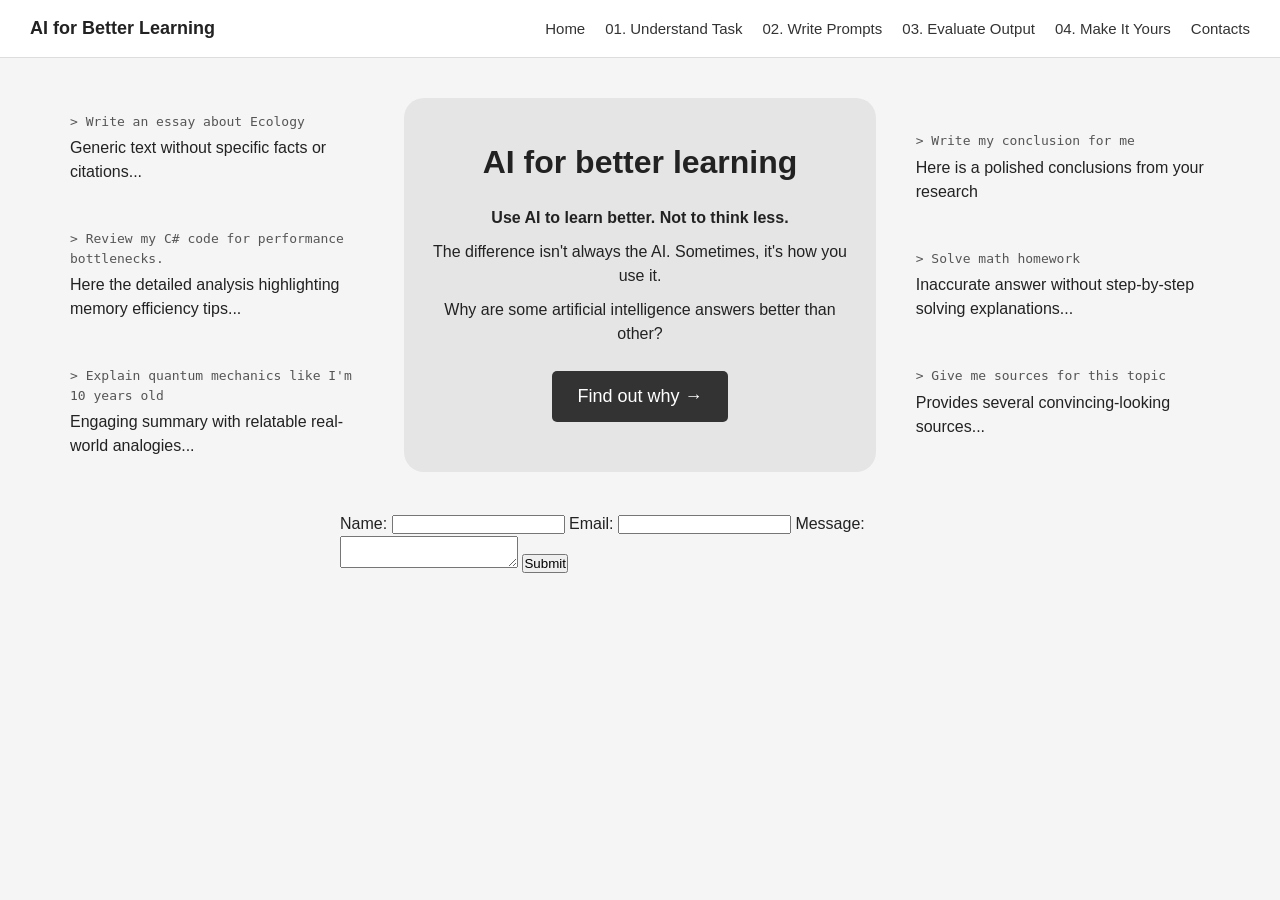
<file: My project/index.html>
<!doctype html>
<html lang="en">
  <head>
    <meta charset="utf-8" />
    <title>AI for Better Learning</title>
    <link rel="stylesheet" href="css/style.css" />
  </head>
  <body>
    <header>
      <nav>
        <p class="logo">AI for Better Learning</p>
        <ul>
          <li><a href="index.html">Home</a></li>
          <li><a href="understand.html">01. Understand Task</a></li>
          <li><a href="prompts.html">02. Write Prompts</a></li>
          <li><a href="evaluate.html">03. Evaluate Output</a></li>
          <li><a href="make-it-yours.html">04. Make It Yours</a></li>
          <li><a href="contact.html">Contacts</a></li>
        </ul>
      </nav>
    </header>

    <main>
      <section class="main-layout">
        <!-- Left column text blocks -->
        <aside class="side-column">
          <article class="text-block">
            <p class="prompt-text">&gt; Write an essay about Ecology</p>
            <p>Generic text without specific facts or citations...</p>
          </article>

          <article class="text-block">
            <p class="prompt-text">
              &gt; Review my C# code for performance bottlenecks.
            </p>
            <p>
              Here the detailed analysis highlighting memory efficiency tips...
            </p>
          </article>

          <article class="text-block">
            <p class="prompt-text">
              &gt; Explain quantum mechanics like I'm 10 years old
            </p>
            <p>Engaging summary with relatable real-world analogies...</p>
          </article>
        </aside>

        <!-- Central banner section -->
        <section class="center-block">
          <h1>AI for better learning</h1>
          <p class="sub-title">Use AI to learn better. Not to think less.</p>
          <p>
            The difference isn't always the AI. Sometimes, it's how you use it.
          </p>
          <p>Why are some artificial intelligence answers better than other?</p>

          <p class="cta-wrapper">
            <a href="understand.html" class="btn">Find out why &rarr;</a>
          </p>
        </section>

        <!-- Right column text blocks -->
        <aside class="side-column">
          <article class="text-block">
            <p class="prompt-text">&gt; Write my conclusion for me</p>
            <p>Here is a polished conclusions from your research</p>
          </article>

          <article class="text-block">
            <p class="prompt-text">&gt; Solve math homework</p>
            <p>
              Inaccurate answer without step-by-step solving explanations...
            </p>
          </article>

          <article class="text-block">
            <p class="prompt-text">&gt; Give me sources for this topic</p>
            <p>Provides several convincing-looking sources...</p>
          </article>
        </aside>
      </section>
    </main>

    <form
      action="http://next-app-router-playground-kohl.vercel.app/api/contact"
      method="POST"
    >
      <label for="name">Name:</label>
      <input type="text" id="name" name="name" required />
      <label for="email">Email:</label>
      <input type="email" id="email" name="email" required />
      <label for="message">Message:</label>
      <textarea id="message" name="message" required></textarea>
      <button type="submit">Submit</button>
    </form>
  </body>
</html>
</file>
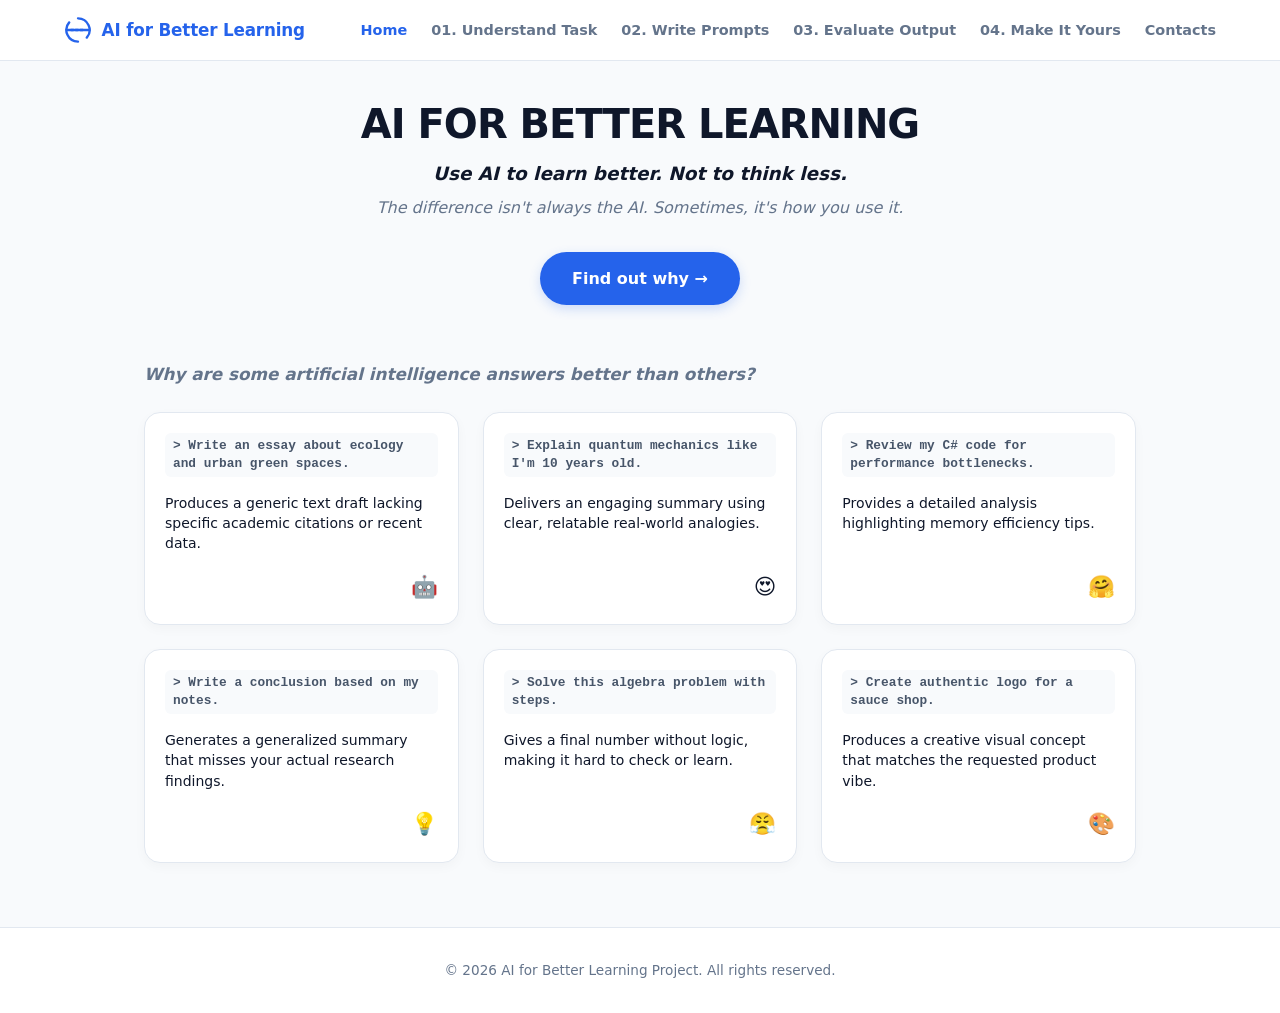
<file: My Web Design and Markup project/index.html>
<!doctype html>
<html lang="en">
  <head>
    <meta charset="utf-8" />
    <meta name="viewport" content="width=device-width, initial-scale=1.0" />
    <title>AI for Better Learning — Home</title>
    <meta
      name="description"
      content="Learn how to use AI responsibly as a student learning assistant without replacing critical thinking."
    />
    <link rel="stylesheet" href="css/style.css" />
  </head>
  <body>
    <!-- Accessibility Skip Link -->
    <a href="#main-content" class="skip-link">Skip to main content</a>

    <!-- Header & Navigation -->
    <header class="site-header">
      <nav class="main-nav" aria-label="Main Navigation">
        <!-- Logo with Brain + Bridge concept -->
        <a href="index.html" class="logo-container">
          <svg
            class="logo-icon"
            width="28"
            height="28"
            viewBox="0 0 24 24"
            fill="none"
            stroke="currentColor"
            stroke-width="2"
            stroke-linecap="round"
            stroke-linejoin="round"
            aria-hidden="true"
          >
            <path
              d="M12 2a10 10 0 0 1 7.54 16.54M2 12h20M12 22a10 10 0 0 1-7.54-16.54"
            />
            <path d="M6 12h12" stroke-dasharray="2 2" />
          </svg>
          <span class="logo-text">AI for Better Learning</span>
        </a>

        <ul class="nav-links">
          <li>
            <a href="index.html" class="active" aria-current="page">Home</a>
          </li>
          <li><a href="understand.html">01. Understand Task</a></li>
          <li><a href="prompts.html">02. Write Prompts</a></li>
          <li><a href="evaluate.html">03. Evaluate Output</a></li>
          <li><a href="make-it-yours.html">04. Make It Yours</a></li>
          <li><a href="contact.html">Contacts</a></li>
        </ul>
      </nav>
    </header>

    <!-- Main Content -->
    <main id="main-content" class="home-page">
      <!-- Top Hero Section -->
      <section class="hero-home-centered">
        <h1>AI FOR BETTER LEARNING</h1>
        <p class="hero-subtitle">Use AI to learn better. Not to think less.</p>
        <p class="hero-description">
          The difference isn't always the AI. Sometimes, it's how you use it.
        </p>

        <p class="hero-cta-wrapper">
          <a href="understand.html" class="btn-hero">Find out why &rarr;</a>
        </p>
      </section>

      <!-- Prompts Showcase Section (Strictly 3 Columns, 6 Cards) -->
      <section class="prompts-showcase-section">
        <h2 class="showcase-title">
          Why are some artificial intelligence answers better than others?
        </h2>

        <div class="prompts-grid-horizontal">
          <!-- Card 1 -->
          <article class="prompt-card">
            <header class="prompt-header">
              <code
                >&gt; Write an essay about ecology and urban green spaces.</code
              >
            </header>
            <p>
              Produces a generic text draft lacking specific academic citations
              or recent data.
            </p>
            <footer class="prompt-footer">
              <span class="emoji-badge" role="img" aria-label="Robot face"
                >🤖</span
              >
            </footer>
          </article>

          <!-- Card 2 -->
          <article class="prompt-card">
            <header class="prompt-header">
              <code>&gt; Explain quantum mechanics like I'm 10 years old.</code>
            </header>
            <p>
              Delivers an engaging summary using clear, relatable real-world
              analogies.
            </p>
            <footer class="prompt-footer">
              <span
                class="emoji-badge"
                role="img"
                aria-label="Smiling face with heart-eyes"
                >😍</span
              >
            </footer>
          </article>

          <!-- Card 3 -->
          <article class="prompt-card">
            <header class="prompt-header">
              <code>&gt; Review my C# code for performance bottlenecks.</code>
            </header>
            <p>
              Provides a detailed analysis highlighting memory efficiency tips.
            </p>
            <footer class="prompt-footer">
              <span
                class="emoji-badge"
                role="img"
                aria-label="Hugging face with hands"
                >🤗</span
              >
            </footer>
          </article>

          <!-- Card 4 -->
          <article class="prompt-card">
            <header class="prompt-header">
              <code>&gt; Write a conclusion based on my notes.</code>
            </header>
            <p>
              Generates a generalized summary that misses your actual research
              findings.
            </p>
            <footer class="prompt-footer">
              <span
                class="emoji-badge"
                role="img"
                aria-label="Nerd face with idea lightbulb"
                >💡</span
              >
            </footer>
          </article>

          <!-- Card 5 -->
          <article class="prompt-card">
            <header class="prompt-header">
              <code>&gt; Solve this algebra problem with steps.</code>
            </header>
            <p>
              Gives a final number without logic, making it hard to check or
              learn.
            </p>
            <footer class="prompt-footer">
              <span
                class="emoji-badge"
                role="img"
                aria-label="Angry face with steam"
                >😤</span
              >
            </footer>
          </article>

          <!-- Card 6 -->
          <article class="prompt-card">
            <header class="prompt-header">
              <code>&gt; Create authentic logo for a sauce shop.</code>
            </header>
            <p>
              Produces a creative visual concept that matches the requested
              product vibe.
            </p>
            <footer class="prompt-footer">
              <span
                class="emoji-badge"
                role="img"
                aria-label="Exploding head face"
                >🎨</span
              >
            </footer>
          </article>
        </div>
      </section>
    </main>

    <!-- Footer -->
    <footer class="site-footer">
      <p>&copy; 2026 AI for Better Learning Project. All rights reserved.</p>
    </footer>
  </body>
</html>
</file>
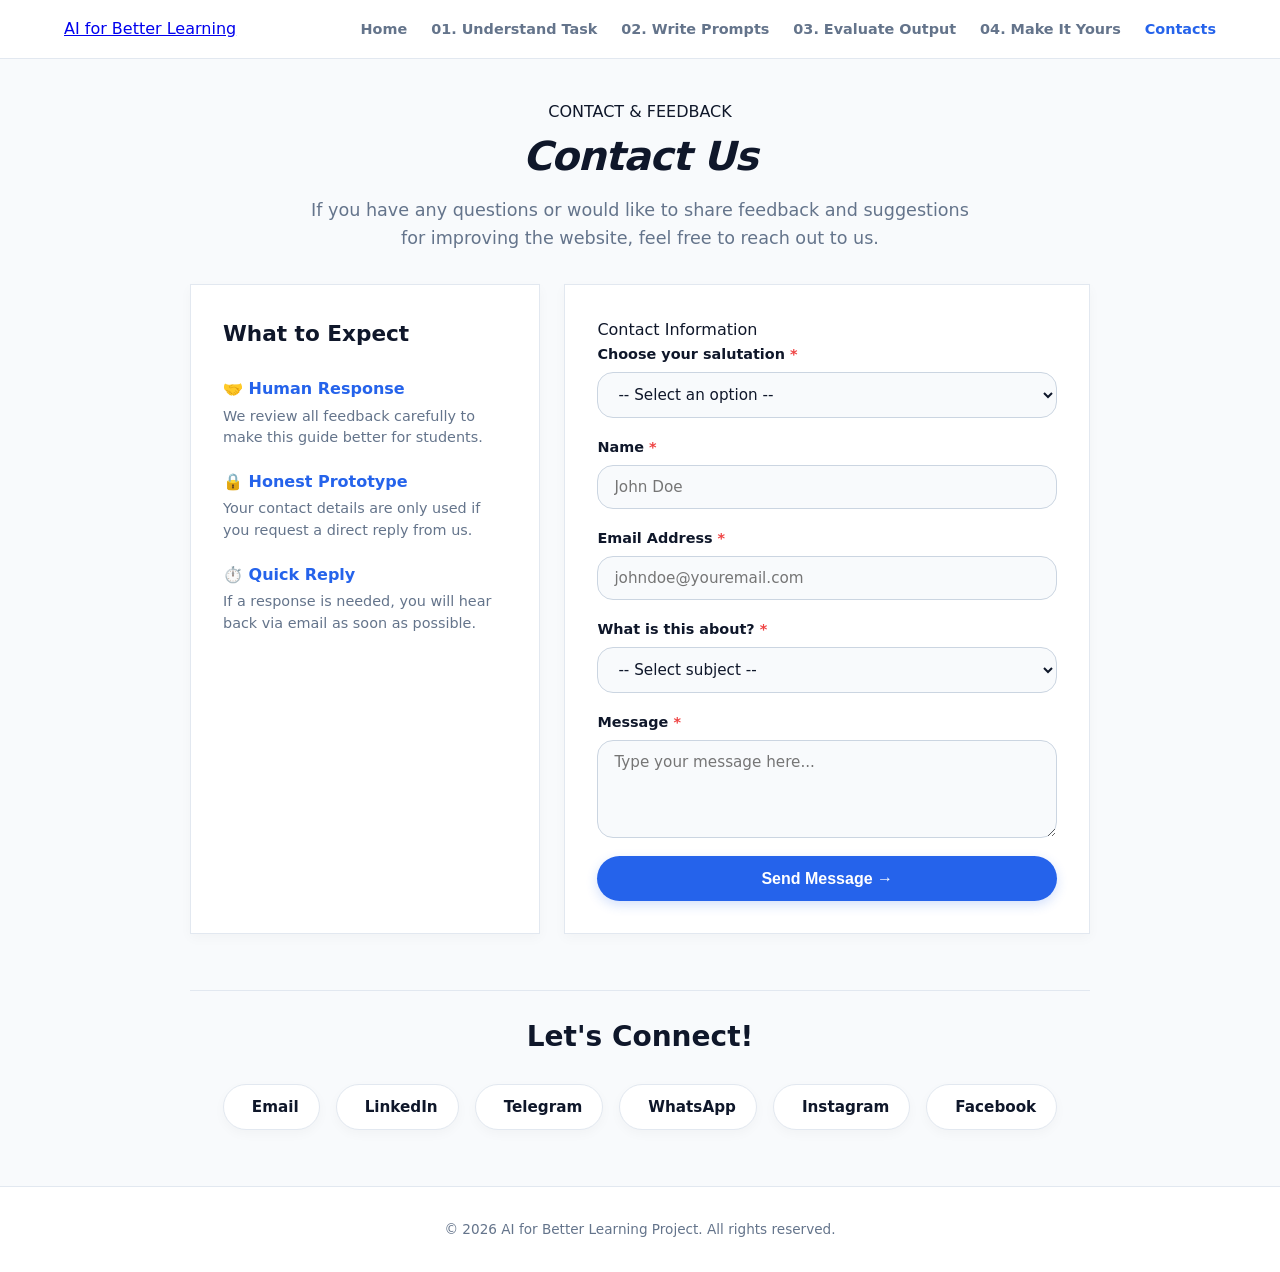
<file: My Web Design and Markup project/contact.html>
<!doctype html>
<html lang="en">
  <head>
    <meta charset="utf-8" />
    <meta name="viewport" content="width=device-width, initial-scale=1.0" />
    <title>Contacts — AI for Better Learning</title>
    <meta
      name="description"
      content="Get in touch with us to ask questions, suggest edits, or give feedback on responsible AI learning."
    />
    <link rel="stylesheet" href="css/style.css" />
  </head>
  <body>
    <!-- Accessibility Skip Link -->
    <a href="#main-content" class="skip-link">Skip to main content</a>

    <!-- Header & Navigation -->
    <header class="site-header">
      <nav class="main-nav" aria-label="Main Navigation">
        <p class="logo-title">
          <a href="index.html">AI for Better Learning</a>
        </p>
        <ul class="nav-links">
          <li><a href="index.html">Home</a></li>
          <li><a href="understand.html">01. Understand Task</a></li>
          <li><a href="prompts.html">02. Write Prompts</a></li>
          <li><a href="evaluate.html">03. Evaluate Output</a></li>
          <li><a href="make-it-yours.html">04. Make It Yours</a></li>
          <li>
            <a href="contact.html" class="active" aria-current="page"
              >Contacts</a
            >
          </li>
        </ul>
      </nav>
    </header>

    <!-- Main Content -->
    <main id="main-content" class="contact-page">
      <!-- Controller for Success State View -->
      <input
        type="checkbox"
        id="form-submitted-toggle"
        class="css-toggle-radio"
      />

      <!-- Default Form View Container -->
      <section class="contact-form-container">
        <!-- Hero Header -->
        <section class="hero-step">
          <p class="step-tag">CONTACT & FEEDBACK</p>
          <h1>Contact Us</h1>
          <p class="hero-lead">
            If you have any questions or would like to share feedback and
            suggestions for improving the website, feel free to reach out to us.
          </p>
        </section>

        <!-- Two-Column Layout (Info Sidebar + Form) -->
        <section class="contact-grid">
          <!-- Left Column: Visual Expectations & Scope -->
          <article class="contact-info-card">
            <h2>What to Expect</h2>
            <ul class="expectations-list">
              <li>
                <strong>🤝 Human Response</strong>
                <p>
                  We review all feedback carefully to make this guide better for
                  students.
                </p>
              </li>
              <li>
                <strong>🔒 Honest Prototype</strong>
                <p>
                  Your contact details are only used if you request a direct
                  reply from us.
                </p>
              </li>
              <li>
                <strong>⏱️ Quick Reply</strong>
                <p>
                  If a response is needed, you will hear back via email as soon
                  as possible.
                </p>
              </li>
            </ul>
          </article>

          <!-- Right Column: Interactive Contact Form -->
          <article class="contact-card">
            <form
              action="#"
              method="post"
              class="contact-form"
              onsubmit="
                event.preventDefault();
                document.getElementById('form-submitted-toggle').checked = true;
              "
            >
              <fieldset class="form-fieldset">
                <legend class="sr-only">Contact Information</legend>

                <!-- Salutation Dropdown / Radio -->
                <p class="form-group">
                  <label for="user-salutation"
                    >Choose your salutation
                    <mark class="required-star">*</mark></label
                  >
                  <select
                    id="user-salutation"
                    name="salutation"
                    required
                    aria-required="true"
                  >
                    <option value="" disabled selected>
                      -- Select an option --
                    </option>
                    <option value="mr">Mr.</option>
                    <option value="mrs">Mrs.</option>
                    <option value="ms">Ms.</option>
                    <option value="other">Other / Prefer not to say</option>
                  </select>
                </p>

                <!-- Name -->
                <p class="form-group">
                  <label for="user-name"
                    >Name <mark class="required-star">*</mark></label
                  >
                  <input
                    type="text"
                    id="user-name"
                    name="name"
                    placeholder="John Doe"
                    required
                    aria-required="true"
                  />
                </p>

                <!-- Email -->
                <p class="form-group">
                  <label for="user-email"
                    >Email Address <mark class="required-star">*</mark></label
                  >
                  <input
                    type="email"
                    id="user-email"
                    name="email"
                    placeholder="johndoe@youremail.com"
                    required
                    aria-required="true"
                  />
                </p>

                <!-- Subject -->
                <p class="form-group">
                  <label for="form-subject"
                    >What is this about?
                    <mark class="required-star">*</mark></label
                  >
                  <select
                    id="form-subject"
                    name="subject"
                    required
                    aria-required="true"
                  >
                    <option value="" disabled selected>
                      -- Select subject --
                    </option>
                    <option value="feedback">General feedback</option>
                    <option value="question">Question about guide</option>
                    <option value="bug">Report an error</option>
                    <option value="improvement">Suggest an improvement</option>
                  </select>
                </p>

                <!-- Message -->
                <p class="form-group">
                  <label for="user-message"
                    >Message <mark class="required-star">*</mark></label
                  >
                  <textarea
                    id="user-message"
                    name="message"
                    rows="4"
                    placeholder="Type your message here..."
                    required
                    aria-required="true"
                  ></textarea>
                </p>

                <!-- Submit Button -->
                <p class="form-submit-row">
                  <button type="submit" class="btn-hero btn-full">
                    Send Message &rarr;
                  </button>
                </p>
              </fieldset>
            </form>
          </article>
        </section>
      </section>

      <!-- Success State View (Appears upon sending) -->
      <section class="success-banner-card">
        <span class="success-icon">🎉</span>
        <h2>Thank you for contacting us!</h2>
        <p class="success-message">
          We received your message.<br />
          We will reach you out immediately!
        </p>
        <p class="success-action">
          <a href="index.html" class="btn-hero">Go back to Homepage &rarr;</a>
        </p>
      </section>

      <!-- Let's Connect Social Section -->
      <section class="connect-section">
        <h2>Let's Connect! <span class="smile-icon"></span></h2>

        <ul class="social-links-list">
          <li>
            <a href="mailto:your.email@university.edu" aria-label="Send email">
              <span class="social-icon"></span> Email
            </a>
          </li>
          <li>
            <a
              href="https://linkedin.com"
              target="_blank"
              rel="noopener"
              aria-label="LinkedIn profile"
            >
              <span class="social-icon"></span> LinkedIn
            </a>
          </li>
          <li>
            <a
              href="https://telegram.org"
              target="_blank"
              rel="noopener"
              aria-label="Telegram account"
            >
              <span class="social-icon"></span> Telegram
            </a>
          </li>
          <li>
            <a
              href="https://whatsapp.com"
              target="_blank"
              rel="noopener"
              aria-label="WhatsApp account"
            >
              <span class="social-icon"></span> WhatsApp
            </a>
          </li>
          <li>
            <a
              href="https://instagram.com"
              target="_blank"
              rel="noopener"
              aria-label="Instagram profile"
            >
              <span class="social-icon"></span> Instagram
            </a>
          </li>
          <li>
            <a
              href="https://facebook.com"
              target="_blank"
              rel="noopener"
              aria-label="Facebook profile"
            >
              <span class="social-icon"></span> Facebook
            </a>
          </li>
        </ul>
      </section>
    </main>

    <!-- Footer -->
    <footer class="site-footer">
      <p>&copy; 2026 AI for Better Learning Project. All rights reserved.</p>
    </footer>
  </body>
</html>
</file>
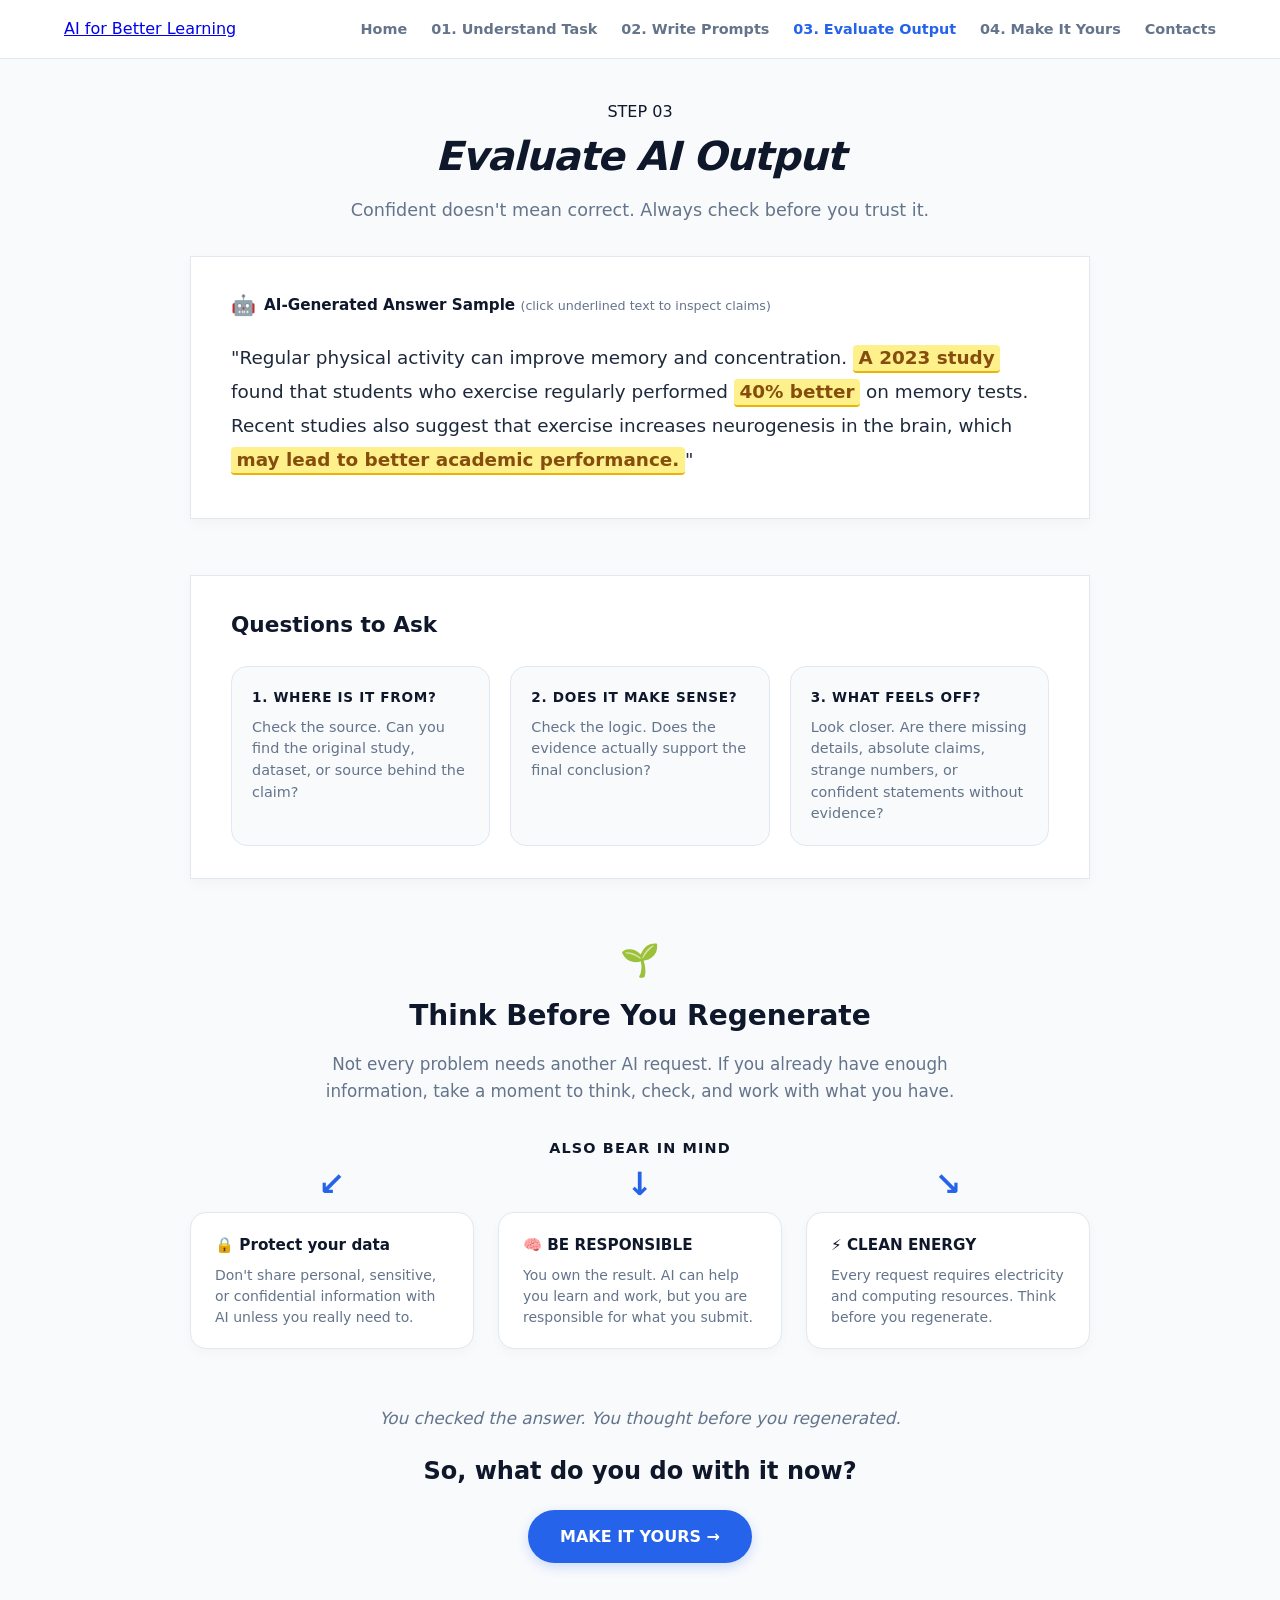
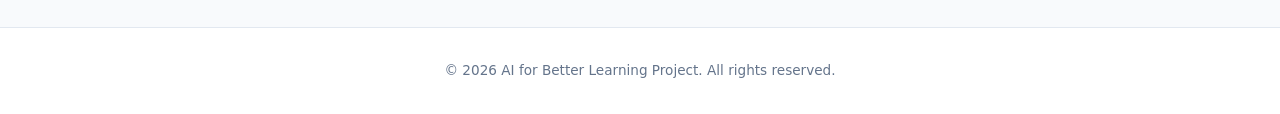
<file: My Web Design and Markup project/evaluate.html>
<!doctype html>
<html lang="en">
  <head>
    <meta charset="utf-8" />
    <meta name="viewport" content="width=device-width, initial-scale=1.0" />
    <title>03. Evaluate Output — AI for Better Learning</title>
    <meta
      name="description"
      content="Learn how to critically evaluate AI-generated answers, check sources, and detect statistical manipulations."
    />
    <link rel="stylesheet" href="css/style.css" />
  </head>
  <body>
    <!-- Skip link for WCAG Accessibility -->
    <a href="#main-content" class="skip-link">Skip to main content</a>

    <!-- Navigation -->
    <header class="site-header">
      <nav class="main-nav" aria-label="Main Navigation">
        <p class="logo-title">
          <a href="index.html">AI for Better Learning</a>
        </p>
        <ul class="nav-links">
          <li><a href="index.html">Home</a></li>
          <li><a href="understand.html">01. Understand Task</a></li>
          <li><a href="prompts.html">02. Write Prompts</a></li>
          <li>
            <a href="evaluate.html" class="active" aria-current="page"
              >03. Evaluate Output</a
            >
          </li>
          <li><a href="make-it-yours.html">04. Make It Yours</a></li>
          <li><a href="contact.html">Contacts</a></li>
        </ul>
      </nav>
    </header>
              <!-- Main Content -->
              <main id="main-content" class="evaluate-page">
                <!-- Hero Header -->
                <section class="hero-step">
                  <p class="step-tag">STEP 03</p>
                  <h1>Evaluate AI Output</h1>
                  <p class="hero-lead">
                    Confident doesn't mean correct. Always check before you
                    trust it.
                  </p>
                </section>

                <!-- Interactive AI Sample Section (Pure CSS Toggle for 3 Claims) -->
                <section class="eval-sample-section">
                  <article class="eval-card">
                    <header class="eval-card-header">
                      <span class="badge-icon">🤖</span>
                      <p class="eval-card-subtitle">
                        AI-Generated Answer Sample
                        <small>(click underlined text to inspect claims)</small>
                      </p>
                    </header>

                    <!-- Hidden CSS Radio Inputs -->
                    <input
                      type="radio"
                      name="claim_toggle"
                      id="toggle-none"
                      class="css-toggle-radio"
                      checked
                    />
                    <input
                      type="radio"
                      name="claim_toggle"
                      id="toggle-claim-1"
                      class="css-toggle-radio"
                    />
                    <input
                      type="radio"
                      name="claim_toggle"
                      id="toggle-claim-2"
                      class="css-toggle-radio"
                    />
                    <input
                      type="radio"
                      name="claim_toggle"
                      id="toggle-claim-3"
                      class="css-toggle-radio"
                    />

                    <blockquote class="ai-response-text">
                      "Regular physical activity can improve memory and
                      concentration.

                      <!-- Claim 1 -->
                      <label for="toggle-claim-1" class="hl-clickable-text"
                        >A 2023 study</label
                      >

                      found that students who exercise regularly performed

                      <!-- Claim 2 -->
                      <label for="toggle-claim-2" class="hl-clickable-text"
                        >40% better</label
                      >

                      on memory tests. Recent studies also suggest that exercise
                      increases neurogenesis in the brain, which

                      <!-- Claim 3 -->
                      <label for="toggle-claim-3" class="hl-clickable-text"
                        >may lead to better academic performance.</label
                      >"
                    </blockquote>

                    <!-- Dynamic Doubt Windows -->
                    <div class="doubt-window doubt-window-1">
                      <span class="doubt-icon" aria-hidden="true">❓</span>
                      <p class="doubt-content">
                        <strong>Which 2023 study?</strong> Can you find the
                        original study, dataset, or peer-reviewed publication
                        behind this claim?
                      </p>
                      <label
                        for="toggle-none"
                        class="close-doubt-btn"
                        title="Close inspector"
                        >&times;</label
                      >
                    </div>

                    <div class="doubt-window doubt-window-2">
                      <span class="doubt-icon" aria-hidden="true">❓</span>
                      <p class="doubt-content">
                        <strong>Where does this 40% number come from?</strong>
                        Isn't this a statistics manipulation or an exaggerated
                        summary?
                      </p>
                      <label
                        for="toggle-none"
                        class="close-doubt-btn"
                        title="Close inspector"
                        >&times;</label
                      >
                    </div>

                    <div class="doubt-window doubt-window-3">
                      <span class="doubt-icon" aria-hidden="true">❓</span>
                      <p class="doubt-content">
                        <strong>Is this an oversimplification?</strong>
                        Correlation does not equal causation. How strong is this
                        link in reality?
                      </p>
                      <label
                        for="toggle-none"
                        class="close-doubt-btn"
                        title="Close inspector"
                        >&times;</label
                      >
                    </div>
                  </article>
                </section>

                <!-- Questions to Ask Grid -->
                <section class="questions-section">
                  <h2>Questions to Ask</h2>

                  <div class="questions-grid">
                    <article class="q-card">
                      <h3>1. WHERE IS IT FROM?</h3>
                      <p>
                        Check the source. Can you find the original study,
                        dataset, or source behind the claim?
                      </p>
                    </article>

                    <article class="q-card">
                      <h3>2. DOES IT MAKE SENSE?</h3>
                      <p>
                        Check the logic. Does the evidence actually support the
                        final conclusion?
                      </p>
                    </article>

                    <article class="q-card">
                      <h3>3. WHAT FEELS OFF?</h3>
                      <p>
                        Look closer. Are there missing details, absolute claims,
                        strange numbers, or confident statements without
                        evidence?
                      </p>
                    </article>
                  </div>
                </section>

                <!-- Think Before You Regenerate Section -->
                <section class="think-section">
                  <header class="think-header">
                    <span class="sprout-icon">🌱</span>
                    <h2>Think Before You Regenerate</h2>
                    <p class="think-lead">
                      Not every problem needs another AI request. If you already
                      have enough information, take a moment to think, check,
                      and work with what you have.
                    </p>
                  </header>

                  <!-- Symmetric Grid with Precise Directional Arrows -->
                  <div class="bear-in-mind-wrapper">
                    <h3 class="bear-title">ALSO BEAR IN MIND</h3>

                    <div class="bear-arrows-container" aria-hidden="true">
                      <div class="arrow-col left-arrow">↙</div>
                      <div class="arrow-col center-arrow">↓</div>
                      <div class="arrow-col right-arrow">↘</div>
                    </div>

                    <div class="bear-grid">
                      <article class="bear-card">
                        <h4>🔒 Protect your data</h4>
                        <p>
                          Don't share personal, sensitive, or confidential
                          information with AI unless you really need to.
                        </p>
                      </article>

                      <article class="bear-card">
                        <h4>🧠 BE RESPONSIBLE</h4>
                        <p>
                          You own the result. AI can help you learn and work,
                          but you are responsible for what you submit.
                        </p>
                      </article>

                      <article class="bear-card">
                        <h4>⚡ CLEAN ENERGY</h4>
                        <p>
                          Every request requires electricity and computing
                          resources. Think before you regenerate.
                        </p>
                      </article>
                    </div>
                  </div>
                </section>

                <!-- CTA Section -->
                <section class="cta-next-step">
                  <p class="cta-subtext">
                    You checked the answer. You thought before you regenerated.
                  </p>
                  <p class="cta-heading-sub">So, what do you do with it now?</p>
                  <p class="cta-action">
                    <a href="make-it-yours.html" class="btn-hero"
                      >MAKE IT YOURS &rarr;</a
                    >
                  </p>
                </section>
              </main>

              <!-- Footer -->
              <footer class="site-footer">
                <p>
                  &copy; 2026 AI for Better Learning Project. All rights
                  reserved.
                </p>
              </footer>
            </body>
          </html>
        </p>
      </section>
    </main>
  </body>
</html>
</file>
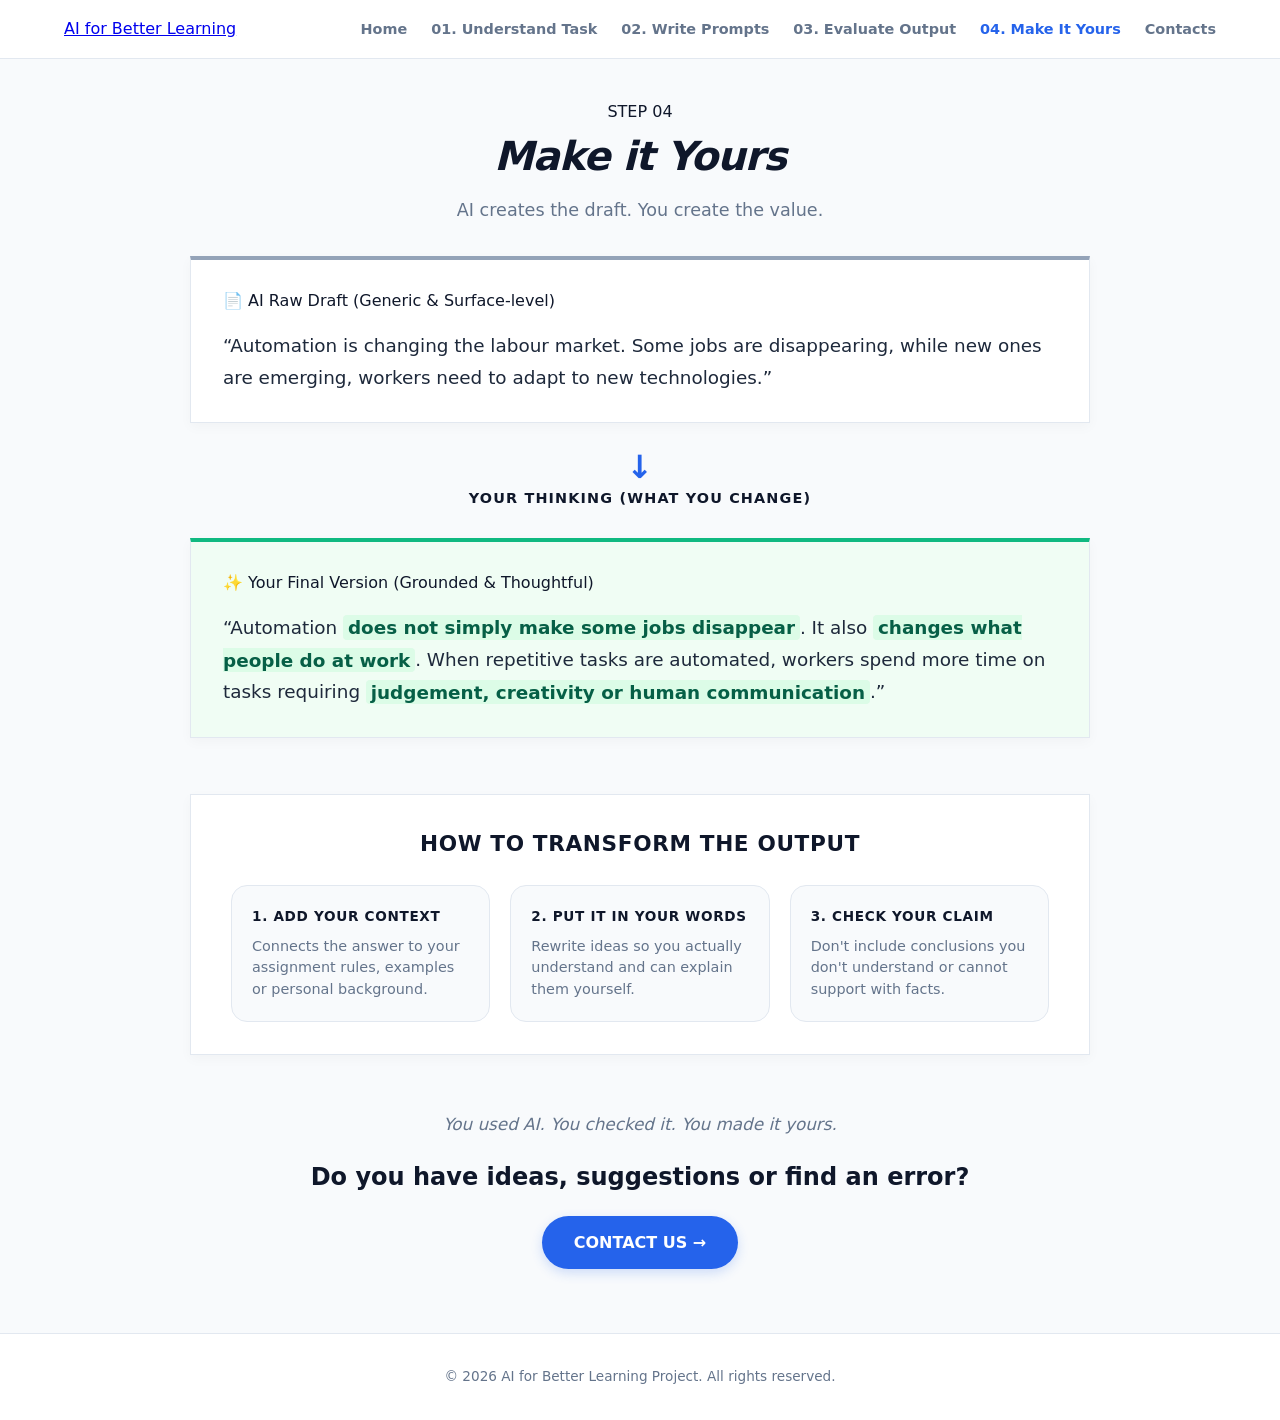
<file: My Web Design and Markup project/make-it-yours.html>
<!doctype html>
<html lang="en">
  <head>
    <meta charset="utf-8" />
    <meta name="viewport" content="width=device-width, initial-scale=1.0" />
    <title>04. Make It Yours — AI for Better Learning</title>
    <meta
      name="description"
      content="Learn how to transform a raw AI draft into a thoughtful, original student assignment."
    />
    <link rel="stylesheet" href="css/style.css" />
  </head>
  <body>
    <!-- Skip link for WCAG Accessibility -->
    <a href="#main-content" class="skip-link">Skip to main content</a>

    <!-- Header & Navigation -->
    <header class="site-header">
      <nav class="main-nav" aria-label="Main Navigation">
        <p class="logo-title">
          <a href="index.html">AI for Better Learning</a>
        </p>
        <ul class="nav-links">
          <li><a href="index.html">Home</a></li>
          <li><a href="understand.html">01. Understand Task</a></li>
          <li><a href="prompts.html">02. Write Prompts</a></li>
          <li><a href="evaluate.html">03. Evaluate Output</a></li>
          <li>
            <a href="make-it-yours.html" class="active" aria-current="page"
              >04. Make It Yours</a
            >
          </li>
          <li><a href="contact.html">Contacts</a></li>
        </ul>
      </nav>
    </header>

    <!-- Main Content -->
    <main id="main-content" class="make-yours-page">
      <!-- Page Hero Header -->
      <section class="hero-step">
        <p class="step-tag">STEP 04</p>
        <h1>Make it Yours</h1>
        <p class="hero-lead">AI creates the draft. You create the value.</p>
      </section>

      <!-- Transformation Flow Section -->
      <section class="transformation-flow">
        <!-- 1. AI Raw Draft Card -->
        <article class="draft-card card-raw">
          <header class="draft-card-header">
            <span class="badge badge-bad"
              >📄 AI Raw Draft (Generic &amp; Surface-level)</span
            >
          </header>
          <blockquote class="draft-quote">
            &ldquo;Automation is changing the labour market. Some jobs are
            disappearing, while new ones are emerging, workers need to adapt to
            new technologies.&rdquo;
          </blockquote>
        </article>

        <!-- Connecting Arrow & Transition Title -->
        <div class="thinking-connector" aria-hidden="true">
          <span class="down-arrow">&darr;</span>
          <p class="connector-label">YOUR THINKING (What you change)</p>
        </div>

        <!-- 2. Your Final Grounded Version Card -->
        <article class="draft-card card-final">
          <header class="draft-card-header">
            <span class="badge badge-good"
              >✨ Your Final Version (Grounded &amp; Thoughtful)</span
            >
          </header>
          <blockquote class="draft-quote">
            &ldquo;Automation
            <strong>does not simply make some jobs disappear</strong>. It also
            <strong>changes what people do at work</strong>. When repetitive
            tasks are automated, workers spend more time on tasks requiring
            <strong>judgement, creativity or human communication</strong
            >.&rdquo;
          </blockquote>
        </article>
      </section>

      <!-- How to Transform Grid Section -->
      <section class="transform-guide-section">
        <h2>HOW TO TRANSFORM THE OUTPUT</h2>

        <div class="transform-grid">
          <article class="transform-card">
            <h3>1. ADD YOUR CONTEXT</h3>
            <p>
              Connects the answer to your assignment rules, examples or personal
              background.
            </p>
          </article>

          <article class="transform-card">
            <h3>2. PUT IT IN YOUR WORDS</h3>
            <p>
              Rewrite ideas so you actually understand and can explain them
              yourself.
            </p>
          </article>

          <article class="transform-card">
            <h3>3. CHECK YOUR CLAIM</h3>
            <p>
              Don't include conclusions you don't understand or cannot support
              with facts.
            </p>
          </article>
        </div>
      </section>

      <!-- Final Master CTA to Contacts/Feedback -->
      <section class="cta-next-step">
        <p class="cta-subtext">
          You used AI. You checked it. You made it yours.
        </p>
        <p class="cta-heading-sub">
          Do you have ideas, suggestions or find an error?
        </p>
        <p class="cta-action">
          <a href="contact.html" class="btn-hero">CONTACT US &rarr;</a>
        </p>
      </section>
    </main>

    <!-- Footer -->
    <footer class="site-footer">
      <p>&copy; 2026 AI for Better Learning Project. All rights reserved.</p>
    </footer>
  </body>
</html>
</file>
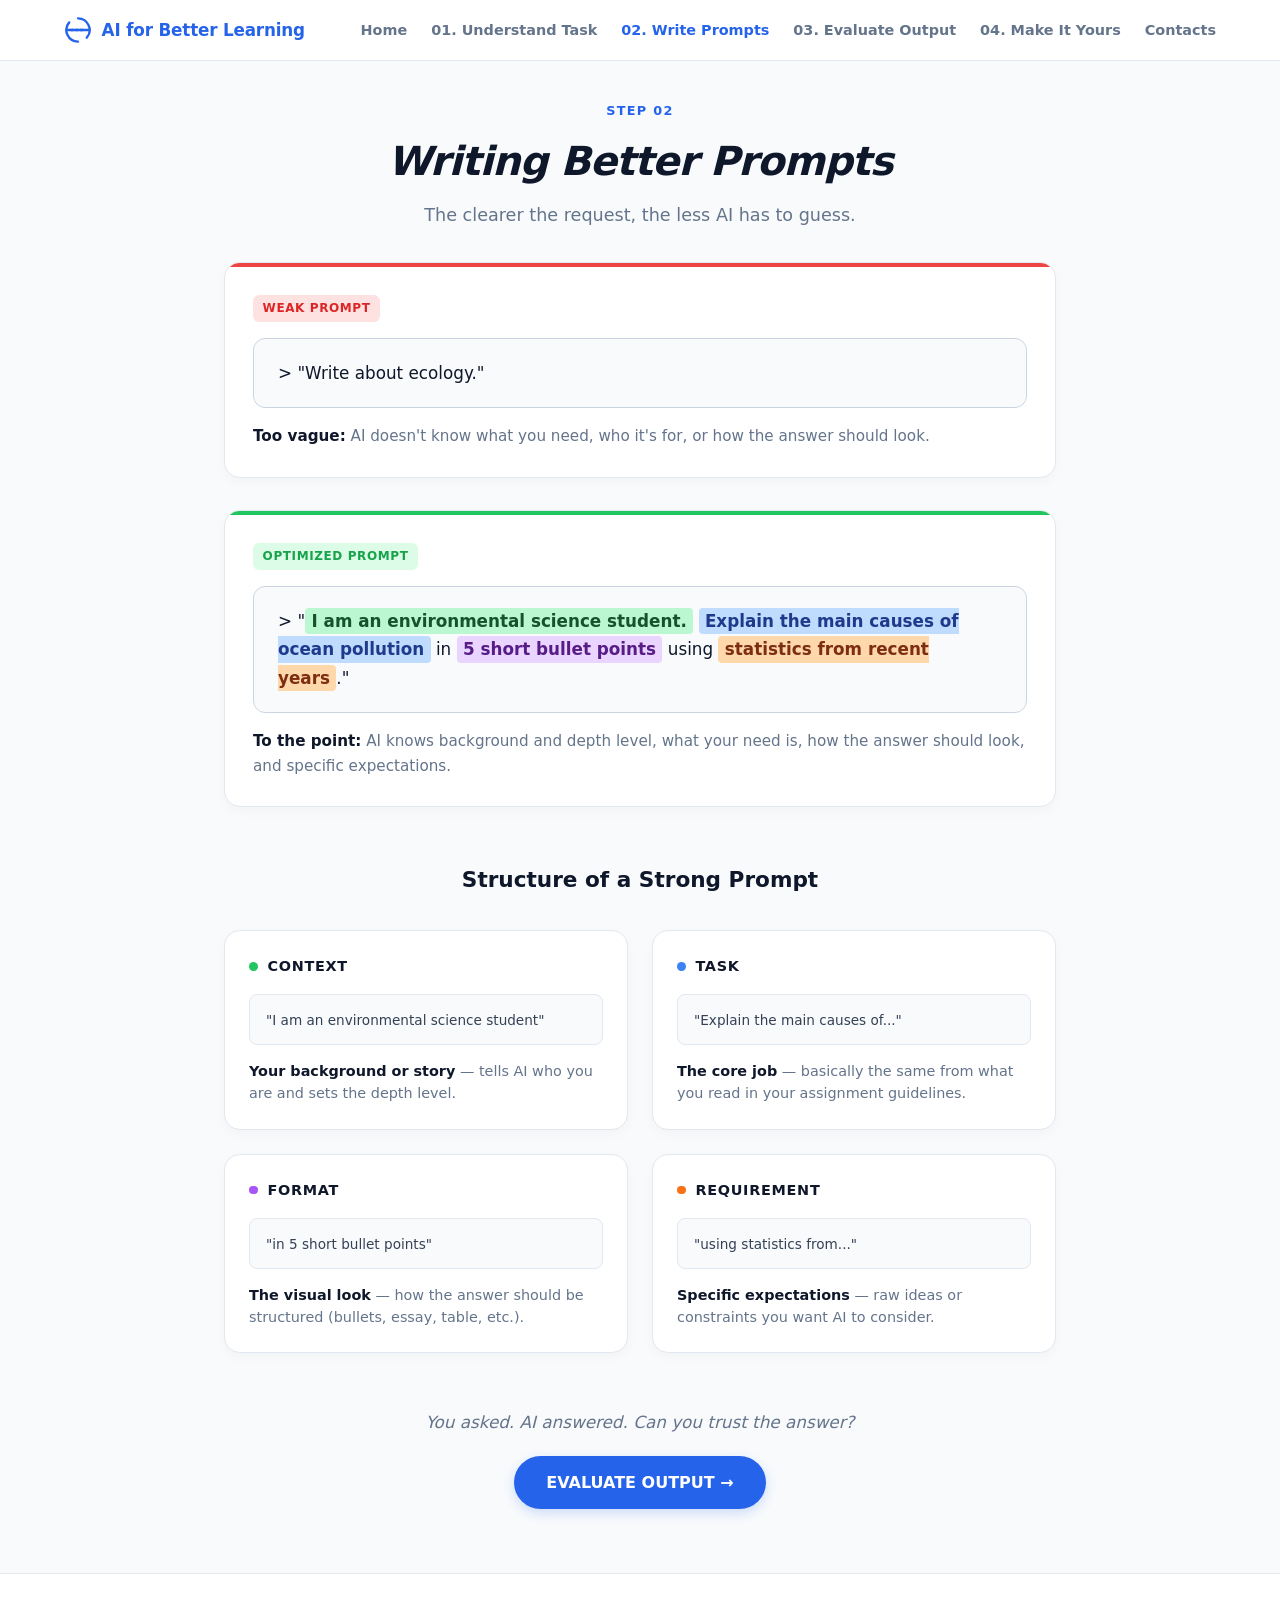
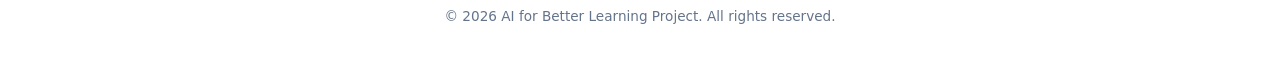
<file: My Web Design and Markup project/prompts.html>
<!doctype html>
<html lang="en">
  <head>
    <meta charset="utf-8" />
    <meta name="viewport" content="width=device-width, initial-scale=1.0" />
    <title>02. Write Prompts — AI for Better Learning</title>
    <meta
      name="description"
      content="Learn how to write precise, structured prompts to get better and more accurate answers from AI."
    />
    <link rel="stylesheet" href="css/style.css" />
  </head>
  <body>
    <!-- Accessibility Skip Link -->
    <a href="#main-content" class="skip-link">Skip to main content</a>

    <!-- Header & Navigation -->
    <header class="site-header">
      <nav class="main-nav" aria-label="Main Navigation">
        <a href="index.html" class="logo-container">
          <svg
            class="logo-icon"
            width="28"
            height="28"
            viewBox="0 0 24 24"
            fill="none"
            stroke="currentColor"
            stroke-width="2"
            stroke-linecap="round"
            stroke-linejoin="round"
            aria-hidden="true"
          >
            <path
              d="M12 2a10 10 0 0 1 7.54 16.54M2 12h20M12 22a10 10 0 0 1-7.54-16.54"
            />
            <path d="M6 12h12" stroke-dasharray="2 2" />
          </svg>
          <span class="logo-text">AI for Better Learning</span>
        </a>

        <ul class="nav-links">
          <li><a href="index.html">Home</a></li>
          <li><a href="understand.html">01. Understand Task</a></li>
          <li>
            <a href="prompts.html" class="active" aria-current="page"
              >02. Write Prompts</a
            >
          </li>
          <li><a href="evaluate.html">03. Evaluate Output</a></li>
          <li><a href="make-it-yours.html">04. Make It Yours</a></li>
          <li><a href="contact.html">Contacts</a></li>
        </ul>
      </nav>
    </header>

    <!-- Main Content -->
    <main id="main-content" class="prompts-page">
      <!-- Hero Header -->
      <section class="hero-step">
        <p class="step-tag-blue">STEP 02</p>
        <h1>Writing Better Prompts</h1>
        <p class="hero-lead">
          The clearer the request, the less AI has to guess.
        </p>
      </section>

      <!-- Prompts Comparison Section -->
      <section class="prompt-examples-section">
        <!-- Weak Prompt Example Card -->
        <article class="prompt-demo-card weak-card">
          <div class="demo-status-bar red-bar"></div>
          <div class="demo-content">
            <div class="demo-label weak-label">
              <span class="status-badge red-badge">WEAK PROMPT</span>
            </div>

            <!-- Clean Prompt Snippet Box -->
            <div class="prompt-snippet-box">
              <code>&gt; "Write about ecology."</code>
            </div>

            <p class="demo-explanation">
              <strong>Too vague:</strong> AI doesn't know what you need, who
              it's for, or how the answer should look.
            </p>
          </div>
        </article>

        <!-- Structured Prompt Example Card -->
        <article class="prompt-demo-card strong-card">
          <div class="demo-status-bar green-bar"></div>
          <div class="demo-content">
            <div class="demo-label strong-label">
              <span class="status-badge green-badge">OPTIMIZED PROMPT</span>
            </div>

            <!-- Clean Prompt Snippet Box with Highlights -->
            <div class="prompt-snippet-box">
              <code
                >&gt; "<mark class="hl-green"
                  >I am an environmental science student.</mark
                >
                <mark class="hl-blue"
                  >Explain the main causes of ocean pollution</mark
                >
                in <mark class="hl-purple">5 short bullet points</mark> using
                <mark class="hl-orange">statistics from recent years</mark
                >."</code
              >
            </div>

            <p class="demo-explanation">
              <strong>To the point:</strong> AI knows background and depth
              level, what your need is, how the answer should look, and specific
              expectations.
            </p>
          </div>
        </article>
      </section>

      <!-- Structure of a Strong Prompt (Grid Section) -->
      <section class="prompt-structure-section">
        <h2>Structure of a Strong Prompt</h2>

        <div class="structure-grid">
          <!-- Card 1: Context -->
          <article class="structure-card">
            <div class="card-header-tag">
              <span class="dot green-dot"></span>
              <h3>CONTEXT</h3>
            </div>
            <div class="mini-snippet-preview">
              <code>"I am an environmental science student"</code>
            </div>
            <p>
              <strong>Your background or story</strong> — tells AI who you are
              and sets the depth level.
            </p>
          </article>

          <!-- Card 2: Task -->
          <article class="structure-card">
            <div class="card-header-tag">
              <span class="dot blue-dot"></span>
              <h3>TASK</h3>
            </div>
            <div class="mini-snippet-preview">
              <code>"Explain the main causes of..."</code>
            </div>
            <p>
              <strong>The core job</strong> — basically the same from what you
              read in your assignment guidelines.
            </p>
          </article>

          <!-- Card 3: Format -->
          <article class="structure-card">
            <div class="card-header-tag">
              <span class="dot purple-dot"></span>
              <h3>FORMAT</h3>
            </div>
            <div class="mini-snippet-preview">
              <code>"in 5 short bullet points"</code>
            </div>
            <p>
              <strong>The visual look</strong> — how the answer should be
              structured (bullets, essay, table, etc.).
            </p>
          </article>

          <!-- Card 4: Requirement -->
          <article class="structure-card">
            <div class="card-header-tag">
              <span class="dot orange-dot"></span>
              <h3>REQUIREMENT</h3>
            </div>
            <div class="mini-snippet-preview">
              <code>"using statistics from..."</code>
            </div>
            <p>
              <strong>Specific expectations</strong> — raw ideas or constraints
              you want AI to consider.
            </p>
          </article>
        </div>
      </section>

      <!-- CTA Next Step -->
      <section class="cta-next-step">
        <p class="cta-subtext">
          You asked. AI answered. Can you trust the answer?
        </p>
        <p class="cta-action">
          <a href="evaluate.html" class="btn-hero">EVALUATE OUTPUT &rarr;</a>
        </p>
      </section>
    </main>

    <!-- Footer -->
    <footer class="site-footer">
      <p>&copy; 2026 AI for Better Learning Project. All rights reserved.</p>
    </footer>
  </body>
</html>
</file>
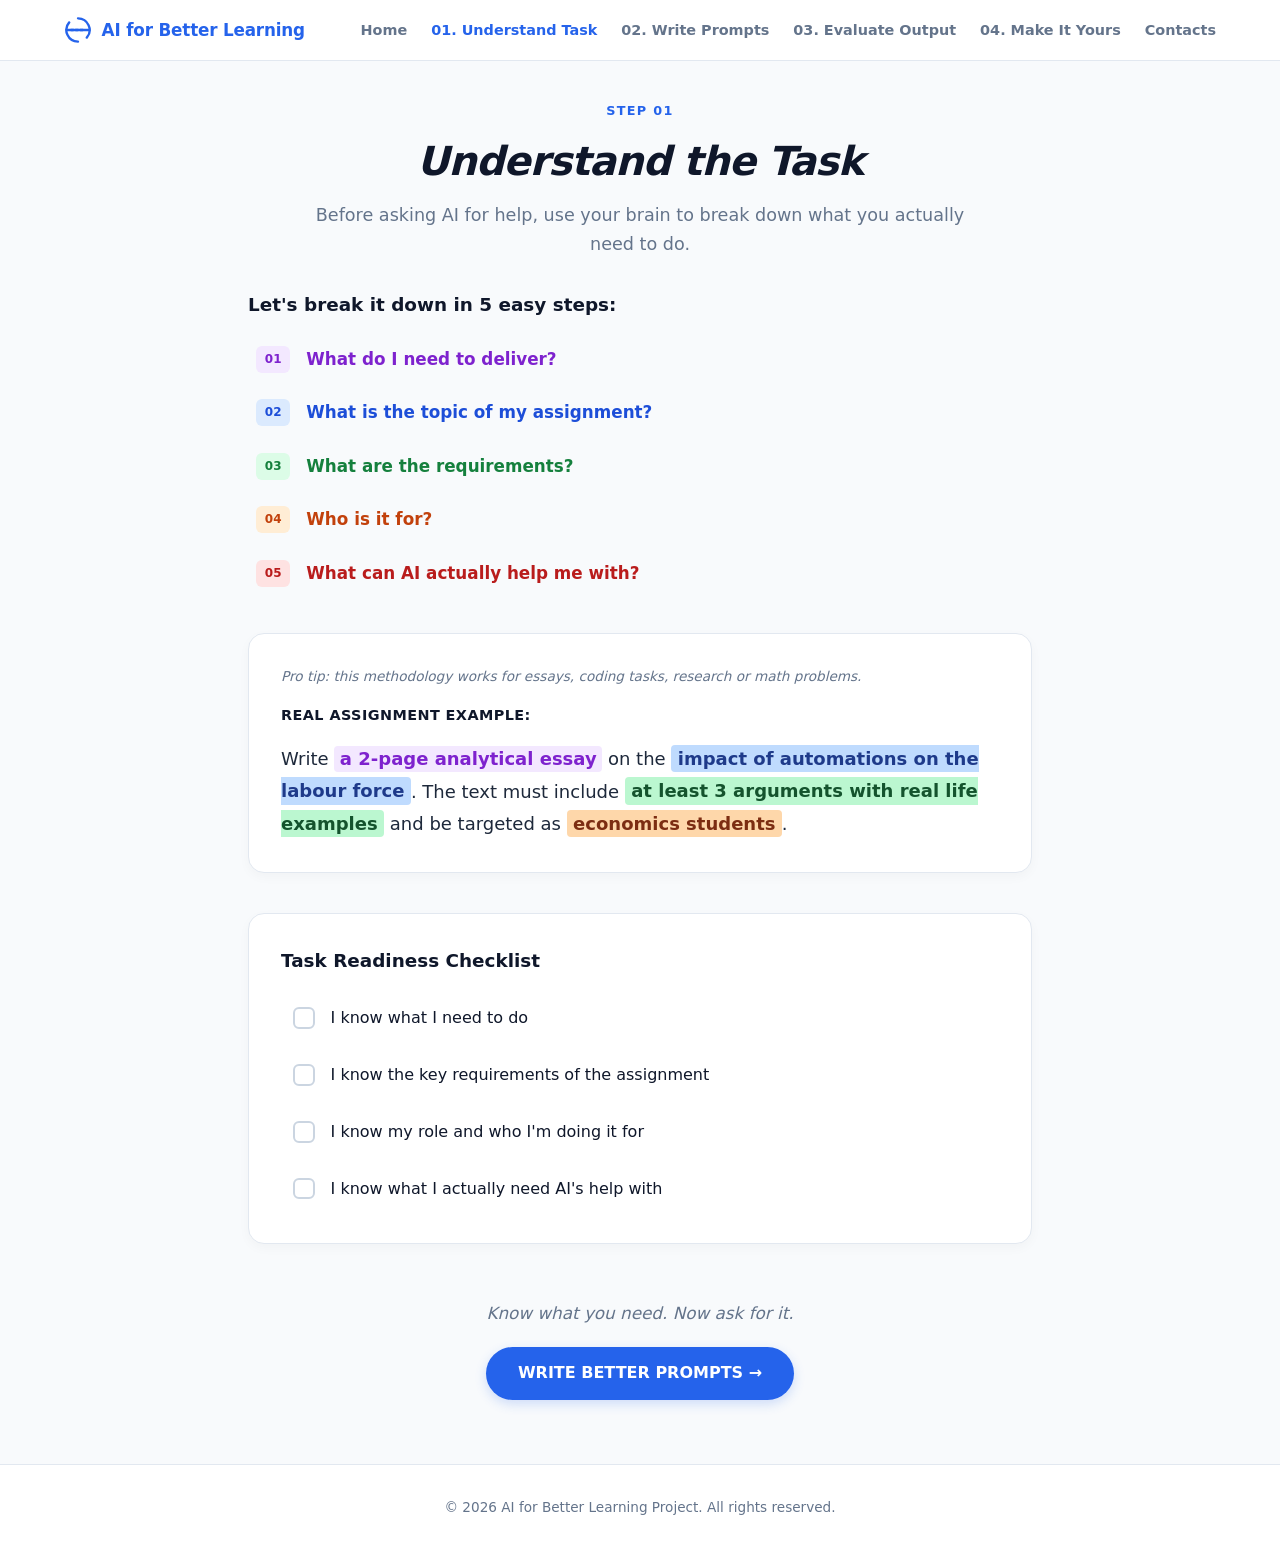
<file: My Web Design and Markup project/understand.html>
<!doctype html>
<html lang="en">
  <head>
    <meta charset="utf-8" />
    <meta name="viewport" content="width=device-width, initial-scale=1.0" />
    <title>01. Understand Task — AI for Better Learning</title>
    <meta
      name="description"
      content="Break down your assignment into 5 core components before asking AI for assistance."
    />
    <link rel="stylesheet" href="css/style.css" />
  </head>
  <body>
    <!-- Accessibility Skip Link -->
    <a href="#main-content" class="skip-link">Skip to main content</a>

    <!-- Header & Navigation -->
    <header class="site-header">
      <nav class="main-nav" aria-label="Main Navigation">
        <a href="index.html" class="logo-container">
          <svg
            class="logo-icon"
            width="28"
            height="28"
            viewBox="0 0 24 24"
            fill="none"
            stroke="currentColor"
            stroke-width="2"
            stroke-linecap="round"
            stroke-linejoin="round"
            aria-hidden="true"
          >
            <path
              d="M12 2a10 10 0 0 1 7.54 16.54M2 12h20M12 22a10 10 0 0 1-7.54-16.54"
            />
            <path d="M6 12h12" stroke-dasharray="2 2" />
          </svg>
          <span class="logo-text">AI for Better Learning</span>
        </a>

        <ul class="nav-links">
          <li><a href="index.html">Home</a></li>
          <li>
            <a href="understand.html" class="active" aria-current="page"
              >01. Understand Task</a
            >
          </li>
          <li><a href="prompts.html">02. Write Prompts</a></li>
          <li><a href="evaluate.html">03. Evaluate Output</a></li>
          <li><a href="make-it-yours.html">04. Make It Yours</a></li>
          <li><a href="contact.html">Contacts</a></li>
        </ul>
      </nav>
    </header>

    <!-- Main Content -->
    <main id="main-content" class="understand-page">
      <!-- Hero Header -->
      <section class="hero-step">
        <p class="step-tag-blue">STEP 01</p>
        <h1>Understand the Task</h1>
        <p class="hero-lead">
          Before asking AI for help, use your brain to break down what you
          actually need to do.
        </p>
      </section>

      <!-- 5 Easy Steps Breakdown (Clean List with restored colors) -->
      <section class="steps-editorial-section">
        <h2>Let's break it down in 5 easy steps:</h2>

        <ul class="steps-clean-list">
          <li class="step-clean-item s-1">
            <span class="step-badge">01</span>
            <span class="step-text">What do I need to deliver?</span>
          </li>
          <li class="step-clean-item s-2">
            <span class="step-badge">02</span>
            <span class="step-text">What is the topic of my assignment?</span>
          </li>
          <li class="step-clean-item s-3">
            <span class="step-badge">03</span>
            <span class="step-text">What are the requirements?</span>
          </li>
          <li class="step-clean-item s-4">
            <span class="step-badge">04</span>
            <span class="step-text">Who is it for?</span>
          </li>
          <li class="step-clean-item s-5">
            <span class="step-badge">05</span>
            <span class="step-text">What can AI actually help me with?</span>
          </li>
        </ul>
      </section>

      <!-- Real Assignment Example Card -->
      <section class="example-box-section">
        <article class="example-card-editorial">
          <p class="pro-tip">
            Pro tip: this methodology works for essays, coding tasks, research
            or math problems.
          </p>
          <h3 class="example-title">Real Assignment Example:</h3>

          <p class="example-text">
            Write <mark class="hl-pink">a 2-page analytical essay</mark> on the
            <mark class="hl-blue"
              >impact of automations on the labour force</mark
            >. The text must include
            <mark class="hl-green"
              >at least 3 arguments with real life examples</mark
            >
            and be targeted as
            <mark class="hl-orange">economics students</mark>.
          </p>
        </article>
      </section>

      <!-- Task Readiness Checklist with Custom Checkboxes & Bold Active State -->
      <section class="checklist-section">
        <article class="checklist-card">
          <h2>Task Readiness Checklist</h2>

          <div class="checklist-items">
            <label class="checkbox-row">
              <input type="checkbox" class="checkbox-input" />
              <span class="custom-checkbox"></span>
              <span class="checkbox-text">I know what I need to do</span>
            </label>

            <label class="checkbox-row">
              <input type="checkbox" class="checkbox-input" />
              <span class="custom-checkbox"></span>
              <span class="checkbox-text"
                >I know the key requirements of the assignment</span
              >
            </label>

            <label class="checkbox-row">
              <input type="checkbox" class="checkbox-input" />
              <span class="custom-checkbox"></span>
              <span class="checkbox-text"
                >I know my role and who I'm doing it for</span
              >
            </label>

            <label class="checkbox-row">
              <input type="checkbox" class="checkbox-input" />
              <span class="custom-checkbox"></span>
              <span class="checkbox-text"
                >I know what I actually need AI's help with</span
              >
            </label>
          </div>
        </article>
      </section>

      <!-- CTA Next Step -->
      <section class="cta-next-step">
        <p class="cta-subtext">Know what you need. Now ask for it.</p>
        <p class="cta-action">
          <a href="prompts.html" class="btn-hero"
            >WRITE BETTER PROMPTS &rarr;</a
          >
        </p>
      </section>
    </main>

    <!-- Footer -->
    <footer class="site-footer">
      <p>&copy; 2026 AI for Better Learning Project. All rights reserved.</p>
    </footer>
  </body>
</html>
</file>
<file: My project/css/style.css>
* {
    box-sizing: border-box;
    margin: 0;
    padding: 0;
}

body {
    font-family: sans-serif;
    background-color: #f5f5f5;
    color: #222222;
    line-height: 1.5;
}

/* Header and Navigation */
header {
    background-color: #ffffff;
    border-bottom: 1px solid #dddddd;
    padding: 15px 30px;
}

nav {
    display: flex;
    justify-content: space-between;
    align-items: center;
}

.logo {
    font-weight: bold;
    font-size: 18px;
}

nav ul {
    list-style: none;
    display: flex;
    gap: 20px;
}

nav a {
    text-decoration: none;
    color: #333333;
    font-size: 15px;
}

/* Main 3-column layout */
main {
    max-width: 1200px;
    margin: 40px auto;
    padding: 0 20px;
}

.main-layout {
    display: grid;
    grid-template-columns: 1fr 1.5fr 1fr;
    gap: 30px;
    align-items: center;
}

/* Side columns for prompts */
.side-column {
    display: flex;
    flex-direction: column;
    gap: 25px;
}

.text-block {
    padding: 10px;
}

.prompt-text {
    font-family: monospace;
    font-size: 13px;
    color: #555555;
    margin-bottom: 5px;
}

/* Center block */
.center-block {
    background-color: #e5e5e5;
    padding: 40px 20px;
    border-radius: 20px;
    text-align: center;
}

.center-block h1 {
    font-size: 32px;
    margin-bottom: 20px;
}

.sub-title {
    font-weight: bold;
    margin-bottom: 10px;
}

.center-block p {
    margin-bottom: 10px;
}

.cta-wrapper {
    margin-top: 25px;
}

/* Primary button */
.btn {
    display: inline-block;
    background-color: #333333;
    color: #ffffff;
    padding: 12px 25px;
    text-decoration: none;
    border-radius: 5px;
    font-size: 18px;
}

form {
    margin-top: 30px;
    margin-bottom: 20px;
    display: block;
    max-width: 600px;
    margin-left: auto;
    margin-right: auto;
}
</file>
<file: My Web Design and Markup project/css/style.css>
/* ==========================================================================
   GLOBAL RESET & VARIABLES
   ========================================================================== */
:root {
    --brand-blue: #2563eb;
    --brand-blue-hover: #1d4ed8;
    --text-primary: #0f172a;
    --text-muted: #64748b;
    --bg-color: #f8fafc;
    --card-bg: #ffffff;
    --border-light: #e2e8f0;
    --radius-md: 1rem;
    --radius-pill: 9999px;
    --shadow-sm: 0 4px 12px rgba(0, 0, 0, 0.03);
    --shadow-md: 0 6px 16px rgba(0, 0, 0, 0.06);
    --font-family: system-ui, -apple-system, BlinkMacSystemFont, "Segoe UI", Roboto, sans-serif;
}

* {
    box-sizing: border-box;
    margin: 0;
    padding: 0;
}

body {
    font-family: var(--font-family);
    background-color: var(--bg-color);
    color: var(--text-primary);
    line-height: 1.6;
}

/* Accessibility Skip Link (Fixed blue line artifact) */
.skip-link {
    position: absolute;
    top: -9999px;
    left: -9999px;
    background: var(--brand-blue);
    color: white;
    padding: 0.5rem 1rem;
    z-index: 100;
    text-decoration: none;
    font-weight: 700;
}

.skip-link:focus {
    top: 0;
    left: 0;
}

/* Header & Navigation */
.site-header {
    background-color: #ffffff;
    border-bottom: 1px solid var(--border-light);
    position: sticky;
    top: 0;
    z-index: 50;
}

.main-nav {
    max-width: 75rem;
    margin: 0 auto;
    padding: 1rem 1.5rem;
    display: flex;
    justify-content: space-between;
    align-items: center;
}

.logo-container {
    display: inline-flex;
    align-items: center;
    gap: 0.6rem;
    text-decoration: none;
    font-weight: 800;
    font-size: 1.05rem;
    color: var(--brand-blue);
}

.logo-icon {
    color: var(--brand-blue);
}

.logo-text {
    letter-spacing: -0.01em;
}

.nav-links {
    list-style: none;
    display: flex;
    gap: 1.5rem;
    align-items: center;
}

.nav-links a {
    text-decoration: none;
    font-size: 0.9rem;
    font-weight: 600;
    color: var(--text-muted);
    transition: color 0.2s ease;
}

.nav-links a:hover,
.nav-links a.active {
    color: var(--brand-blue);
}

/* ==========================================================================
   HOME PAGE & 3-COLUMN GRID STYLES
   ========================================================================== */
.home-page {
    max-width: 65rem;
    margin: 0 auto;
    padding: 0 1.5rem;
}

/* Centered Top Hero */
.hero-home-centered {
    text-align: center;
    padding: 2.5rem 1rem 3.5rem 1rem;
    max-width: 45rem;
    margin: 0 auto;
}

.hero-home-centered h1 {
    font-size: 2.5rem;
    font-weight: 900;
    letter-spacing: -0.025em;
    color: var(--text-primary);
    line-height: 1.15;
    margin-bottom: 0.75rem;
}

.hero-home-centered .hero-subtitle {
    font-size: 1.15rem;
    font-weight: 700;
    color: var(--text-primary);
    margin-bottom: 0.4rem;
    font-style: italic;
}

.hero-home-centered .hero-description {
    font-size: 1rem;
    color: var(--text-muted);
    margin-bottom: 2rem;
    font-style: italic;
}

/* Main Hero CTA Button */
.btn-hero {
    display: inline-block;
    background-color: var(--brand-blue);
    color: #ffffff;
    font-weight: 700;
    font-size: 1rem;
    padding: 0.85rem 2rem;
    border-radius: var(--radius-pill);
    text-decoration: none;
    transition: background-color 0.2s ease, transform 0.2s ease, box-shadow 0.2s ease;
    box-shadow: 0 4px 12px rgba(37, 99, 235, 0.2);
}

.btn-hero:hover {
    background-color: var(--brand-blue-hover);
    transform: translateY(-2px);
    box-shadow: 0 6px 16px rgba(37, 99, 235, 0.3);
}

/* Prompts Showcase Section */
.prompts-showcase-section {
    margin-bottom: 4rem;
}

.showcase-title {
    font-size: 1.05rem;
    font-weight: 700;
    color: var(--text-muted);
    margin-bottom: 1.5rem;
    font-style: italic;
}

/* Strict 3-Column Grid Layout */
.prompts-grid-horizontal {
    display: grid;
    grid-template-columns: repeat(3, 1fr);
    gap: 1.5rem;
}

/* Prompt Card Formatting with Equal Height */
.prompt-card {
    background-color: var(--card-bg);
    border: 1px solid var(--border-light);
    border-radius: var(--radius-md);
    padding: 1.25rem;
    box-shadow: var(--shadow-sm);
    display: flex;
    flex-direction: column;
    justify-content: space-between;
    gap: 1rem;
    min-height: 12.5rem;
    transition: transform 0.2s ease, box-shadow 0.2s ease;
}

.prompt-card:hover {
    transform: translateY(-0.15rem);
    box-shadow: var(--shadow-md);
}

.prompt-header code {
    font-family: monospace;
    font-size: 0.8rem;
    color: #475569;
    background-color: #f8fafc;
    padding: 0.25rem 0.5rem;
    border-radius: 0.375rem;
    display: block;
    font-weight: 600;
    line-height: 1.4;
}

.prompt-card p {
    font-size: 0.875rem;
    color: var(--text-primary);
    font-weight: 500;
    line-height: 1.45;
}

.prompt-footer {
    display: flex;
    justify-content: flex-end;
    font-size: 1.35rem;
    margin-top: auto;
}

/* Full-width Footer */
.site-footer {
    width: 100%;
    background-color: #ffffff;
    border-top: 1px solid var(--border-light);
    text-align: center;
    padding: 2rem 1.5rem;
    color: var(--text-muted);
    font-size: 0.85rem;
    margin-top: 3rem;
}

/* Responsive Breakpoints */
@media (max-width: 48rem) {
    .prompts-grid-horizontal {
        grid-template-columns: 1fr;
    }

    .hero-home-centered h1 {
        font-size: 1.85rem;
    }

    .main-nav {
        flex-direction: column;
        gap: 1rem;
    }

    .nav-links {
        flex-wrap: wrap;
        justify-content: center;
        gap: 0.75rem 1rem;
    }
}


/* UNDERSTAND THE TASK */

/* ==========================================================================
   GLOBAL RESET & VARIABLES
   ========================================================================== */
:root {
    --brand-blue: #2563eb;
    --brand-blue-hover: #1d4ed8;
    --text-primary: #0f172a;
    --text-muted: #64748b;
    --bg-color: #f8fafc;
    --card-bg: #ffffff;
    --border-light: #e2e8f0;
    --radius-md: 1rem;
    --radius-pill: 9999px;
    --shadow-sm: 0 4px 12px rgba(0, 0, 0, 0.03);
    --shadow-md: 0 6px 16px rgba(0, 0, 0, 0.06);
    --font-family: system-ui, -apple-system, BlinkMacSystemFont, "Segoe UI", Roboto, sans-serif;
}

* {
    box-sizing: border-box;
    margin: 0;
    padding: 0;
}

body {
    font-family: var(--font-family);
    background-color: var(--bg-color);
    color: var(--text-primary);
    line-height: 1.6;
}

/* Accessibility Skip Link */
.skip-link {
    position: absolute;
    top: -9999px;
    left: -9999px;
    background: var(--brand-blue);
    color: white;
    padding: 0.5rem 1rem;
    z-index: 100;
    text-decoration: none;
    font-weight: 700;
}

.skip-link:focus {
    top: 0;
    left: 0;
}

/* Header & Navigation */
.site-header {
    background-color: #ffffff;
    border-bottom: 1px solid var(--border-light);
    position: sticky;
    top: 0;
    z-index: 50;
}

.main-nav {
    max-width: 75rem;
    margin: 0 auto;
    padding: 1rem 1.5rem;
    display: flex;
    justify-content: space-between;
    align-items: center;
}

.logo-container {
    display: inline-flex;
    align-items: center;
    gap: 0.6rem;
    text-decoration: none;
    font-weight: 800;
    font-size: 1.05rem;
    color: var(--brand-blue);
}

.logo-icon {
    color: var(--brand-blue);
}

.logo-text {
    letter-spacing: -0.01em;
}

.nav-links {
    list-style: none;
    display: flex;
    gap: 1.5rem;
    align-items: center;
}

.nav-links a {
    text-decoration: none;
    font-size: 0.9rem;
    font-weight: 600;
    color: var(--text-muted);
    transition: color 0.2s ease;
}

.nav-links a:hover,
.nav-links a.active {
    color: var(--brand-blue);
}

/* Main Hero CTA Button */
.btn-hero {
    display: inline-block;
    background-color: var(--brand-blue);
    color: #ffffff;
    font-weight: 700;
    font-size: 1rem;
    padding: 0.85rem 2rem;
    border-radius: var(--radius-pill);
    text-decoration: none;
    transition: background-color 0.2s ease, transform 0.2s ease, box-shadow 0.2s ease;
    box-shadow: 0 4px 12px rgba(37, 99, 235, 0.2);
}

.btn-hero:hover {
    background-color: var(--brand-blue-hover);
    transform: translateY(-2px);
    box-shadow: 0 6px 16px rgba(37, 99, 235, 0.3);
}

/* ==========================================================================
   STEP 01: UNDERSTAND TASK SPECIFIC STYLES
   ========================================================================== */

.understand-page {
    max-width: 52rem;
    margin: 0 auto;
    padding: 0 1.5rem;
}

.hero-step {
    text-align: center;
    padding: 2.5rem 0 2rem 0;
    max-width: 42rem;
    margin: 0 auto;
}

.step-tag-blue {
    font-size: 0.8rem;
    font-weight: 800;
    letter-spacing: 0.1em;
    color: var(--brand-blue);
    margin-bottom: 0.5rem;
    text-transform: uppercase;
}

.hero-step h1 {
    font-size: 2.5rem;
    font-weight: 900;
    color: var(--text-primary);
    margin-bottom: 0.5rem;
    font-style: italic;
    letter-spacing: -0.025em;
}

.hero-lead {
    font-size: 1.1rem;
    color: var(--text-muted);
}

/* Steps Editorial Section (Compact List з відновленими кольорами) */
.steps-editorial-section {
    margin-bottom: 2.5rem;
}

.steps-editorial-section h2 {
    font-size: 1.15rem;
    font-weight: 800;
    color: var(--text-primary);
    margin-bottom: 1.25rem;
}

.steps-clean-list {
    list-style: none;
    display: flex;
    flex-direction: column;
    gap: 0.85rem;
    padding-left: 0.5rem;
}

.step-clean-item {
    display: inline-flex;
    align-items: center;
    gap: 1rem;
    font-size: 1.05rem;
    font-weight: 700;
    padding: 0.4rem 0;
    transition: transform 0.2s ease;
}

.step-clean-item:hover {
    transform: translateX(4px);
}

.step-badge {
    font-size: 0.75rem;
    font-weight: 900;
    padding: 0.25rem 0.55rem;
    border-radius: 0.375rem;
    flex-shrink: 0;
}

/* Насичені кольори для кожного кроку (бейджи та текст) */
.step-clean-item.s-1 .step-badge {
    background-color: #f3e8ff;
    color: #7e22ce;
}

.step-clean-item.s-1 .step-text {
    color: #7e22ce;
}

.step-clean-item.s-2 .step-badge {
    background-color: #dbeafe;
    color: #1d4ed8;
}

.step-clean-item.s-2 .step-text {
    color: #1d4ed8;
}

.step-clean-item.s-3 .step-badge {
    background-color: #dcfce7;
    color: #15803d;
}

.step-clean-item.s-3 .step-text {
    color: #15803d;
}

.step-clean-item.s-4 .step-badge {
    background-color: #ffedd5;
    color: #c2410c;
}

.step-clean-item.s-4 .step-text {
    color: #c2410c;
}

.step-clean-item.s-5 .step-badge {
    background-color: #fee2e2;
    color: #b91c1c;
}

.step-clean-item.s-5 .step-text {
    color: #b91c1c;
}

/* Real Assignment Example Card */
.example-box-section {
    margin-bottom: 2.5rem;
}

.example-card-editorial {
    background-color: var(--card-bg);
    border: 1px solid var(--border-light);
    border-radius: var(--radius-md);
    padding: 2rem;
    box-shadow: var(--shadow-sm);
}

.pro-tip {
    font-size: 0.85rem;
    color: var(--text-muted);
    font-style: italic;
    margin-bottom: 1rem;
}

.example-title {
    font-size: 0.9rem;
    font-weight: 800;
    color: var(--text-primary);
    margin-bottom: 1rem;
    text-transform: uppercase;
    letter-spacing: 0.03em;
}

.example-text {
    font-size: 1.125rem;
    line-height: 1.8;
    color: #1e293b;
}

/* Highlight Markers */
.hl-pink {
    background-color: #f3e8ff;
    color: #7e22ce;
    padding: 0.15rem 0.35rem;
    border-radius: 0.25rem;
    font-weight: 600;
}

.hl-blue {
    background-color: #dbeafe;
    color: #1d4ed8;
    padding: 0.15rem 0.35rem;
    border-radius: 0.25rem;
    font-weight: 600;
}

.hl-green {
    background-color: #dcfce7;
    color: #15803d;
    padding: 0.15rem 0.35rem;
    border-radius: 0.25rem;
    font-weight: 600;
}

.hl-orange {
    background-color: #ffedd5;
    color: #c2410c;
    padding: 0.15rem 0.35rem;
    border-radius: 0.25rem;
    font-weight: 600;
}

/* Task Readiness Checklist with Custom Checkboxes & Bold Active State */
.checklist-section {
    margin-bottom: 3.5rem;
}

.checklist-card {
    background-color: var(--card-bg);
    border: 1px solid var(--border-light);
    border-radius: var(--radius-md);
    padding: 2rem;
    box-shadow: var(--shadow-sm);
}

.checklist-card h2 {
    font-size: 1.15rem;
    font-weight: 800;
    color: var(--text-primary);
    margin-bottom: 1.25rem;
}

.checklist-items {
    display: flex;
    flex-direction: column;
    gap: 0.75rem;
}

.checkbox-row {
    display: flex;
    align-items: center;
    gap: 1rem;
    cursor: pointer;
    padding: 0.6rem 0.75rem;
    border-radius: 0.5rem;
    transition: background-color 0.2s ease;
}

.checkbox-row:hover {
    background-color: #f8fafc;
}

.checkbox-input {
    display: none;
}

/* Стилізований квадратний чекбокс */
.custom-checkbox {
    width: 1.35rem;
    height: 1.35rem;
    border: 2px solid #cbd5e1;
    border-radius: 0.375rem;
    background-color: #ffffff;
    display: flex;
    align-items: center;
    justify-content: center;
    transition: all 0.2s ease;
    flex-shrink: 0;
}

.checkbox-input:checked+.custom-checkbox {
    background-color: var(--brand-blue);
    border-color: var(--brand-blue);
}

.custom-checkbox::after {
    content: "";
    width: 0.35rem;
    height: 0.65rem;
    border: solid white;
    border-width: 0 2px 2px 0;
    transform: rotate(45deg) scale(0);
    transition: transform 0.2s ease;
    margin-bottom: 0.1rem;
}

.checkbox-input:checked+.custom-checkbox::after {
    transform: rotate(45deg) scale(1);
}

/* Реакція тексту: перехід у Bold (700) при активації */
.checkbox-text {
    font-size: 1rem;
    font-weight: 500;
    color: var(--text-primary);
    transition: font-weight 0.15s ease, color 0.15s ease;
}

.checkbox-input:checked~.checkbox-text {
    font-weight: 700;
    color: var(--text-primary);
}

/* CTA Next Step Section */
.cta-next-step {
    text-align: center;
    margin-bottom: 4rem;
}

.cta-subtext {
    font-size: 1.05rem;
    font-style: italic;
    color: var(--text-muted);
    margin-bottom: 1.25rem;
}

/* Full-width Footer */
.site-footer {
    width: 100%;
    background-color: #ffffff;
    border-top: 1px solid var(--border-light);
    text-align: center;
    padding: 2rem 1.5rem;
    color: var(--text-muted);
    font-size: 0.85rem;
    margin-top: 3rem;
}

/* WRITE BETTER PROMPTS */

/* ==========================================================================
   STEP 02: WRITE PROMPTS SPECIFIC STYLES (Vibrant & Saturated)
   ========================================================================== */

.prompts-page {
    max-width: 55rem;
    margin: 0 auto;
    padding: 0 1.5rem;
}

/* Prompt Examples Section */
.prompt-examples-section {
    display: flex;
    flex-direction: column;
    gap: 2rem;
    margin-bottom: 3.5rem;
}

.prompt-demo-card {
    background-color: var(--card-bg);
    border: 1px solid var(--border-light);
    border-radius: var(--radius-md);
    overflow: hidden;
    box-shadow: var(--shadow-sm);
}

.demo-status-bar {
    height: 4px;
    width: 100%;
}

.red-bar {
    background-color: #ef4444;
}

.green-bar {
    background-color: #22c55e;
}

.demo-content {
    padding: 1.75rem;
}

.demo-label {
    margin-bottom: 1rem;
    display: flex;
    align-items: center;
}

.status-badge {
    font-size: 0.75rem;
    font-weight: 900;
    padding: 0.25rem 0.6rem;
    border-radius: 0.375rem;
    letter-spacing: 0.05em;
}

.red-badge {
    background-color: #fee2e2;
    color: #dc2626;
}

.green-badge {
    background-color: #dcfce7;
    color: #16a34a;
}

/* Prompt Snippet Box (Clean & High-contrast) */
.prompt-snippet-box {
    background-color: #f8fafc;
    border: 1px solid #cbd5e1;
    border-radius: 0.75rem;
    padding: 1.25rem 1.5rem;
    margin-bottom: 1rem;
}

.prompt-snippet-box code {
    font-family: var(--font-family);
    font-size: 1.05rem;
    color: var(--text-primary);
    line-height: 1.7;
    display: block;
    word-break: break-word;
    font-weight: 500;
}

.demo-explanation {
    font-size: 0.95rem;
    color: var(--text-muted);
}

.demo-explanation strong {
    color: var(--text-primary);
}

/* ==========================================================================
   SUPER VIBRANT & SATURATED HIGHLIGHT MARKERS (Повертаємо максимальну яскравість)
   ========================================================================== */
.hl-green {
    background-color: #bbf7d0;
    color: #14532d;
    padding: 0.2rem 0.4rem;
    border-radius: 0.25rem;
    font-weight: 700;
}

.hl-blue {
    background-color: #bfdbfe;
    color: #1e3a8a;
    padding: 0.2rem 0.4rem;
    border-radius: 0.25rem;
    font-weight: 700;
}

.hl-purple {
    background-color: #e9d5ff;
    color: #581c87;
    padding: 0.2rem 0.4rem;
    border-radius: 0.25rem;
    font-weight: 700;
}

.hl-orange {
    background-color: #fed7aa;
    color: #7c2d12;
    padding: 0.2rem 0.4rem;
    border-radius: 0.25rem;
    font-weight: 700;
}

/* Structure of a Strong Prompt Section */
.prompt-structure-section {
    margin-bottom: 3.5rem;
}

.prompt-structure-section h2 {
    font-size: 1.35rem;
    font-weight: 800;
    color: var(--text-primary);
    text-align: center;
    margin-bottom: 2rem;
}

.structure-grid {
    display: grid;
    grid-template-columns: repeat(2, 1fr);
    gap: 1.5rem;
}

.structure-card {
    background-color: var(--card-bg);
    border: 1px solid var(--border-light);
    border-radius: var(--radius-md);
    padding: 1.5rem;
    box-shadow: var(--shadow-sm);
    display: flex;
    flex-direction: column;
    justify-content: space-between;
    transition: transform 0.2s ease, box-shadow 0.2s ease;
}

.structure-card:hover {
    transform: translateY(-2px);
    box-shadow: var(--shadow-md);
}

.card-header-tag {
    display: flex;
    align-items: center;
    gap: 0.6rem;
    margin-bottom: 1rem;
}

.card-header-tag h3 {
    font-size: 0.9rem;
    font-weight: 800;
    letter-spacing: 0.05em;
    color: var(--text-primary);
}

.dot {
    width: 0.55rem;
    height: 0.55rem;
    border-radius: 50%;
}

.green-dot {
    background-color: #22c55e;
}

.blue-dot {
    background-color: #3b82f6;
}

.purple-dot {
    background-color: #a855f7;
}

.orange-dot {
    background-color: #f97316;
}

.mini-snippet-preview {
    background-color: #f8fafc;
    border: 1px solid var(--border-light);
    border-radius: 0.5rem;
    padding: 0.75rem 1rem;
    margin-bottom: 1rem;
}

.mini-snippet-preview code {
    font-family: var(--font-family);
    font-size: 0.85rem;
    color: #334155;
    font-weight: 500;
}

.structure-card p {
    font-size: 0.9rem;
    color: var(--text-muted);
    line-height: 1.5;
}

.structure-card p strong {
    color: var(--text-primary);
}

/* Responsive breakpoint for 2-column grid */
@media (max-width: 48rem) {
    .structure-grid {
        grid-template-columns: 1fr;
    }
}

/* EVALUATE OUTPUT */

.evaluate-page {
    max-width: 56.25rem;
    /* 900px */
    margin: 0 auto;
}

.eval-sample-section {
    margin-bottom: 3.5rem;
}

.eval-card {
    background-color: #ffffff;
    border: 1px solid var(--border-light);
    border-radius: var(--radius-lg);
    padding: 2rem 2.5rem;
    box-shadow: var(--shadow-sm);
    position: relative;
}

.eval-card-header {
    display: flex;
    align-items: center;
    gap: 0.5rem;
    margin-bottom: 1.25rem;
}

.badge-icon {
    font-size: 1.25rem;
}

.eval-card-subtitle {
    font-size: 0.95rem;
    font-weight: 700;
    color: var(--text-primary);
}

.eval-card-subtitle small {
    font-weight: 400;
    color: var(--text-muted);
}

.ai-response-text {
    font-size: 1.15rem;
    line-height: 1.85;
    color: #1e293b;
    margin-bottom: 0.5rem;
}

/* Hidden Radio Inputs */
.css-toggle-radio {
    position: absolute;
    opacity: 0;
    width: 0;
    height: 0;
    pointer-events: none;
}

/* Clickable Text Labels */
.hl-clickable-text {
    background-color: #fef08a;
    border-bottom: 2px solid #eab308;
    color: #854d0e;
    font-weight: 700;
    padding: 0.15rem 0.35rem;
    border-radius: 0.25rem;
    cursor: pointer;
    transition: all 0.2s ease;
    display: inline;
}

.hl-clickable-text:hover {
    background-color: #fde047;
    color: #713f12;
}

/* Active Highlight State driven by Radio :checked */
#toggle-claim-1:checked~.ai-response-text label[for="toggle-claim-1"],
#toggle-claim-2:checked~.ai-response-text label[for="toggle-claim-2"],
#toggle-claim-3:checked~.ai-response-text label[for="toggle-claim-3"] {
    background-color: #fde047;
    border-bottom-color: #ca8a04;
    box-shadow: 0 0 0 2px #eab308;
}

/* Dynamic Doubt Windows */
.doubt-window {
    display: none;
    background-color: #fffbeb;
    border: 1px solid #fde047;
    border-left: 0.35rem solid #eab308;
    border-radius: var(--radius-md);
    padding: 1.25rem 1.5rem;
    margin-top: 1.5rem;
    align-items: flex-start;
    gap: 1rem;
    position: relative;
    animation: fadeIn 0.25s ease-in-out;
}

.doubt-icon {
    font-size: 1.35rem;
    line-height: 1;
}

.doubt-content {
    font-size: 1rem;
    color: #713f12;
    line-height: 1.6;
    flex: 1;
}

.doubt-content strong {
    color: #451a03;
}

.close-doubt-btn {
    font-size: 1.25rem;
    font-weight: 800;
    color: #92400e;
    cursor: pointer;
    padding: 0 0.5rem;
    line-height: 1;
}

.close-doubt-btn:hover {
    color: #451a03;
}

/* Pure CSS Toggle Triggers */
#toggle-claim-1:checked~.doubt-window-1,
#toggle-claim-2:checked~.doubt-window-2,
#toggle-claim-3:checked~.doubt-window-3 {
    display: flex;
}

@keyframes fadeIn {
    from {
        opacity: 0;
        transform: translateY(-0.5rem);
    }

    to {
        opacity: 1;
        transform: translateY(0);
    }
}

/* Questions Section */
.questions-section {
    background-color: #ffffff;
    border: 1px solid var(--border-light);
    border-radius: var(--radius-lg);
    padding: 2rem 2.5rem;
    margin-bottom: 3.5rem;
    box-shadow: var(--shadow-sm);
}

.questions-section h2 {
    font-size: 1.35rem;
    font-weight: 800;
    margin-bottom: 1.5rem;
    color: var(--text-primary);
}

.questions-grid {
    display: grid;
    grid-template-columns: repeat(3, 1fr);
    gap: 1.25rem;
}

.q-card {
    background-color: #f8fafc;
    border: 1px solid #e2e8f0;
    border-radius: var(--radius-md);
    padding: 1.25rem;
}

.q-card h3 {
    font-size: 0.85rem;
    font-weight: 800;
    letter-spacing: 0.05em;
    color: var(--text-primary);
    margin-bottom: 0.5rem;
}

.q-card p {
    font-size: 0.9rem;
    color: var(--text-muted);
    line-height: 1.5;
}

/* Think Before You Regenerate */
.think-section {
    text-align: center;
    margin-bottom: 3.5rem;
}

.sprout-icon {
    font-size: 2rem;
    display: block;
    margin-bottom: 0.5rem;
}

.think-header h2 {
    font-size: 1.75rem;
    font-weight: 900;
    color: var(--text-primary);
    margin-bottom: 0.75rem;
}

.think-lead {
    font-size: 1.05rem;
    color: var(--text-muted);
    max-width: 42rem;
    margin: 0 auto 2rem auto;
    line-height: 1.6;
}

.bear-in-mind-wrapper {
    margin-top: 1.5rem;
}

.bear-title {
    font-size: 0.9rem;
    font-weight: 800;
    letter-spacing: 0.08em;
    color: var(--text-primary);
    margin-bottom: 0.5rem;
    text-transform: uppercase;
}

/* Precise Directional Arrow Layout */
.bear-arrows-container {
    display: grid;
    grid-template-columns: repeat(3, 1fr);
    gap: 1.5rem;
    margin-bottom: 0.75rem;
}

.arrow-col {
    font-size: 2rem;
    font-weight: 900;
    color: var(--brand-blue);
    line-height: 1;
}

.left-arrow {
    text-align: center;
}

.center-arrow {
    text-align: center;
}

.right-arrow {
    text-align: center;
}

.bear-grid {
    display: grid;
    grid-template-columns: repeat(3, 1fr);
    gap: 1.5rem;
    text-align: left;
}

.bear-card {
    background-color: #ffffff;
    border: 1px solid var(--border-light);
    border-radius: var(--radius-md);
    padding: 1.25rem 1.5rem;
    box-shadow: var(--shadow-sm);
}

.bear-card h4 {
    font-size: 0.95rem;
    font-weight: 800;
    margin-bottom: 0.5rem;
    color: var(--text-primary);
}

.bear-card p {
    font-size: 0.875rem;
    color: var(--text-muted);
    line-height: 1.5;
}

.cta-heading-sub {
    font-size: 1.5rem;
    font-weight: 800;
    color: var(--text-primary);
    margin-bottom: 1.25rem;
}

/* Responsive */
@media (max-width: 52rem) {

    .questions-grid,
    .bear-grid {
        grid-template-columns: 1fr;
    }

    .bear-arrows-container {
        display: none;
    }
}

/* MAKE IT YOURS */

.make-yours-page {
    max-width: 56.25rem;
    /* 900px */
    margin: 0 auto;
}

/* Transformation Flow */
.transformation-flow {
    display: flex;
    flex-direction: column;
    gap: 1.25rem;
    margin-bottom: 3.5rem;
}

.draft-card {
    background-color: #ffffff;
    border: 1px solid var(--border-light);
    border-radius: var(--radius-lg);
    padding: 1.75rem 2rem;
    box-shadow: var(--shadow-sm);
}

.card-raw {
    border-top: 0.25rem solid #94a3b8;
}

.card-final {
    border-top: 0.25rem solid #10b981;
    background-color: #f0fdf4;
    /* Світло-зелена підкладка для вдалого варіанта */
}

.draft-card-header {
    margin-bottom: 1rem;
}

.draft-quote {
    font-size: 1.15rem;
    line-height: 1.75;
    color: #1e293b;
    margin: 0;
}

.draft-quote strong {
    color: #065f46;
    background-color: #dcfce7;
    padding: 0.1rem 0.3rem;
    border-radius: 0.25rem;
}

/* Connector with Arrow */
.thinking-connector {
    text-align: center;
    padding: 0.5rem 0;
    display: flex;
    flex-direction: column;
    align-items: center;
    gap: 0.25rem;
}

.thinking-connector .down-arrow {
    font-size: 2rem;
    font-weight: 900;
    color: var(--brand-blue);
    line-height: 1;
}

.connector-label {
    font-size: 0.9rem;
    font-weight: 800;
    letter-spacing: 0.08em;
    color: var(--text-primary);
    text-transform: uppercase;
}

/* Transform Guide Grid */
.transform-guide-section {
    background-color: #ffffff;
    border: 1px solid var(--border-light);
    border-radius: var(--radius-lg);
    padding: 2rem 2.5rem;
    margin-bottom: 3.5rem;
    box-shadow: var(--shadow-sm);
}

.transform-guide-section h2 {
    font-size: 1.35rem;
    font-weight: 800;
    margin-bottom: 1.5rem;
    color: var(--text-primary);
    text-align: center;
    letter-spacing: 0.03em;
}

.transform-grid {
    display: grid;
    grid-template-columns: repeat(3, 1fr);
    gap: 1.25rem;
}

.transform-card {
    background-color: #f8fafc;
    border: 1px solid #e2e8f0;
    border-radius: var(--radius-md);
    padding: 1.25rem;
    display: flex;
    flex-direction: column;
    gap: 0.5rem;
}

.transform-card h3 {
    font-size: 0.85rem;
    font-weight: 800;
    letter-spacing: 0.05em;
    color: var(--text-primary);
}

.transform-card p {
    font-size: 0.9rem;
    color: var(--text-muted);
    line-height: 1.5;
}

/* Responsive Styles for Step 4 */
@media (max-width: 52rem) {
    .transform-grid {
        grid-template-columns: 1fr;
    }
}

/* ==========================================================================
   10. STEP 05: CONTACTS SPECIFIC STYLES
   ========================================================================== */

.contact-page {
    max-width: 56.25rem;
    /* 900px */
    margin: 0 auto;
}

/* Two-Column Grid */
.contact-grid {
    display: grid;
    grid-template-columns: 1fr 1.5fr;
    gap: 1.5rem;
    margin-bottom: 3.5rem;
}

.contact-info-card,
.contact-card {
    background-color: #ffffff;
    border: 1px solid var(--border-light);
    border-radius: var(--radius-lg);
    padding: 2rem;
    box-shadow: var(--shadow-sm);
}

.contact-info-card h2 {
    font-size: 1.35rem;
    font-weight: 800;
    margin-bottom: 1.5rem;
    color: var(--text-primary);
}

.expectations-list {
    list-style: none;
    display: flex;
    flex-direction: column;
    gap: 1.25rem;
}

.expectations-list li strong {
    display: block;
    font-size: 1rem;
    color: var(--brand-blue);
    margin-bottom: 0.25rem;
}

.expectations-list li p {
    font-size: 0.9rem;
    color: var(--text-muted);
    line-height: 1.5;
}

/* Form Controls */
.form-fieldset {
    border: none;
    display: flex;
    flex-direction: column;
    gap: 1.15rem;
}

.form-group {
    display: flex;
    flex-direction: column;
    gap: 0.35rem;
}

.form-group label {
    font-size: 0.9rem;
    font-weight: 700;
    color: var(--text-primary);
}

.required-star {
    color: #ef4444;
    background: none;
}

.form-group input,
.form-group select,
.form-group textarea {
    width: 100%;
    font-family: var(--font-family);
    font-size: 0.95rem;
    padding: 0.75rem 1rem;
    border: 1px solid #cbd5e1;
    border-radius: var(--radius-md);
    background-color: #f8fafc;
    color: var(--text-primary);
    transition: border-color 0.2s ease, box-shadow 0.2s ease;
}

.form-group input:focus,
.form-group select:focus,
.form-group textarea:focus {
    outline: none;
    border-color: var(--brand-blue);
    box-shadow: 0 0 0 3px rgba(37, 99, 235, 0.15);
    background-color: #ffffff;
}

.btn-full {
    width: 100%;
    cursor: pointer;
    border: none;
}

/* Success Banner State */
.success-banner-card {
    display: none;
    /* Сховано за замовчуванням */
    background: linear-gradient(135deg, #1e40af 0%, #2563eb 100%);
    color: #ffffff;
    border-radius: var(--radius-lg);
    padding: 3.5rem 2rem;
    text-align: center;
    margin-bottom: 3.5rem;
    box-shadow: var(--shadow-md);
    animation: fadeIn 0.3s ease-in-out;
}

.success-icon {
    font-size: 3rem;
    display: block;
    margin-bottom: 1rem;
}

.success-banner-card h2 {
    font-size: 2.25rem;
    font-weight: 900;
    margin-bottom: 1rem;
    color: #ffffff;
}

.success-message {
    font-size: 1.2rem;
    line-height: 1.6;
    opacity: 0.95;
    margin-bottom: 2rem;
}

.success-banner-card .btn-hero {
    background-color: #ffffff;
    color: var(--brand-blue);
}

.success-banner-card .btn-hero:hover {
    background-color: #f8fafc;
    color: var(--brand-blue-hover);
}

/* Switch from Form to Success Banner via CSS */
#form-submitted-toggle:checked~.contact-form-container {
    display: none;
}

#form-submitted-toggle:checked~.success-banner-card {
    display: block;
}

/* Let's Connect Social Section */
.connect-section {
    text-align: center;
    padding-top: 1.5rem;
    border-top: 1px solid var(--border-light);
    margin-bottom: 3.5rem;
}

.connect-section h2 {
    font-size: 1.75rem;
    font-weight: 900;
    color: var(--text-primary);
    margin-bottom: 1.5rem;
}

.smile-icon {
    color: var(--brand-blue);
}

.social-links-list {
    list-style: none;
    display: flex;
    justify-content: center;
    flex-wrap: wrap;
    gap: 1rem;
}

.social-links-list a {
    display: inline-flex;
    align-items: center;
    gap: 0.5rem;
    background-color: #ffffff;
    border: 1px solid var(--border-light);
    padding: 0.6rem 1.25rem;
    border-radius: var(--radius-pill);
    color: var(--text-primary);
    font-weight: 700;
    font-size: 0.95rem;
    text-decoration: none;
    box-shadow: var(--shadow-sm);
    transition: all 0.2s ease;
}

.social-links-list a:hover {
    border-color: var(--brand-blue);
    color: var(--brand-blue);
    transform: translateY(-2px);
    box-shadow: var(--shadow-md);
}

.social-icon {
    font-size: 1.1rem;
}

/* Responsive */
@media (max-width: 52rem) {
    .contact-grid {
        grid-template-columns: 1fr;
    }
}
</file>
